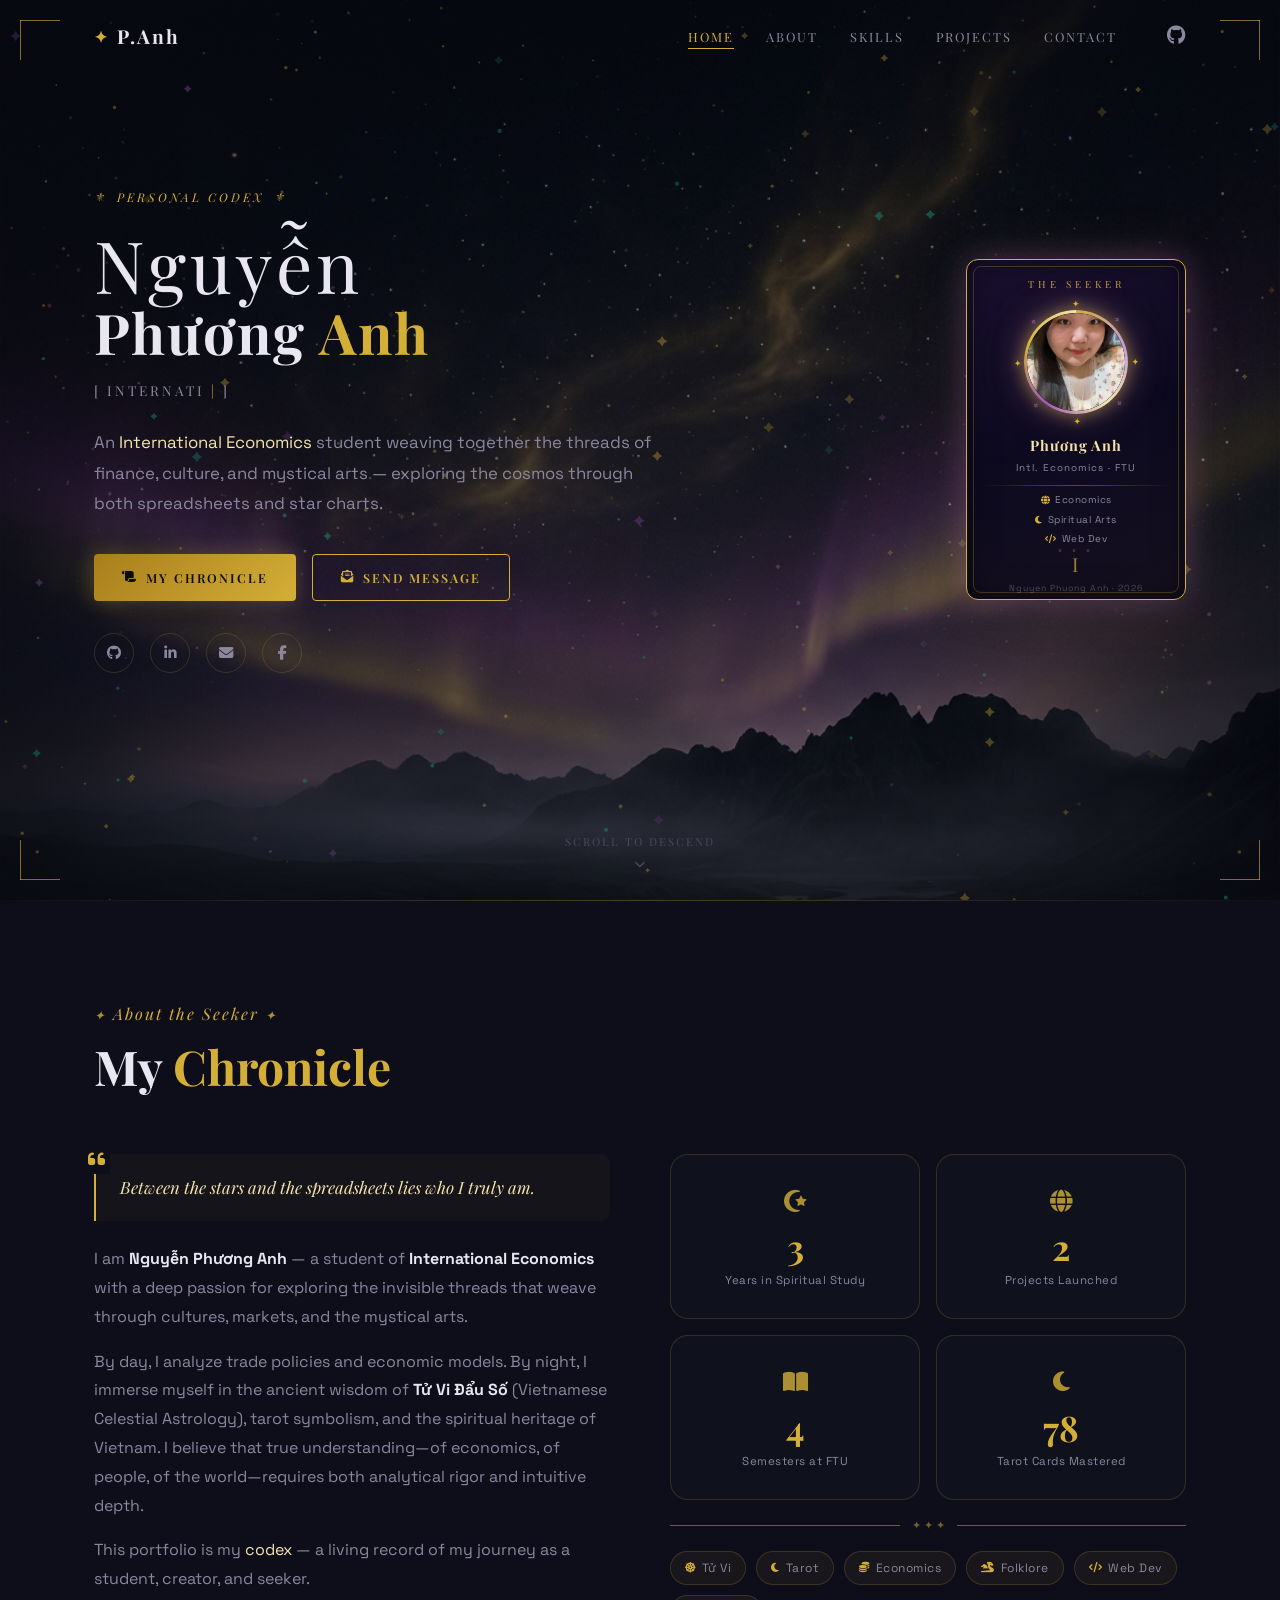
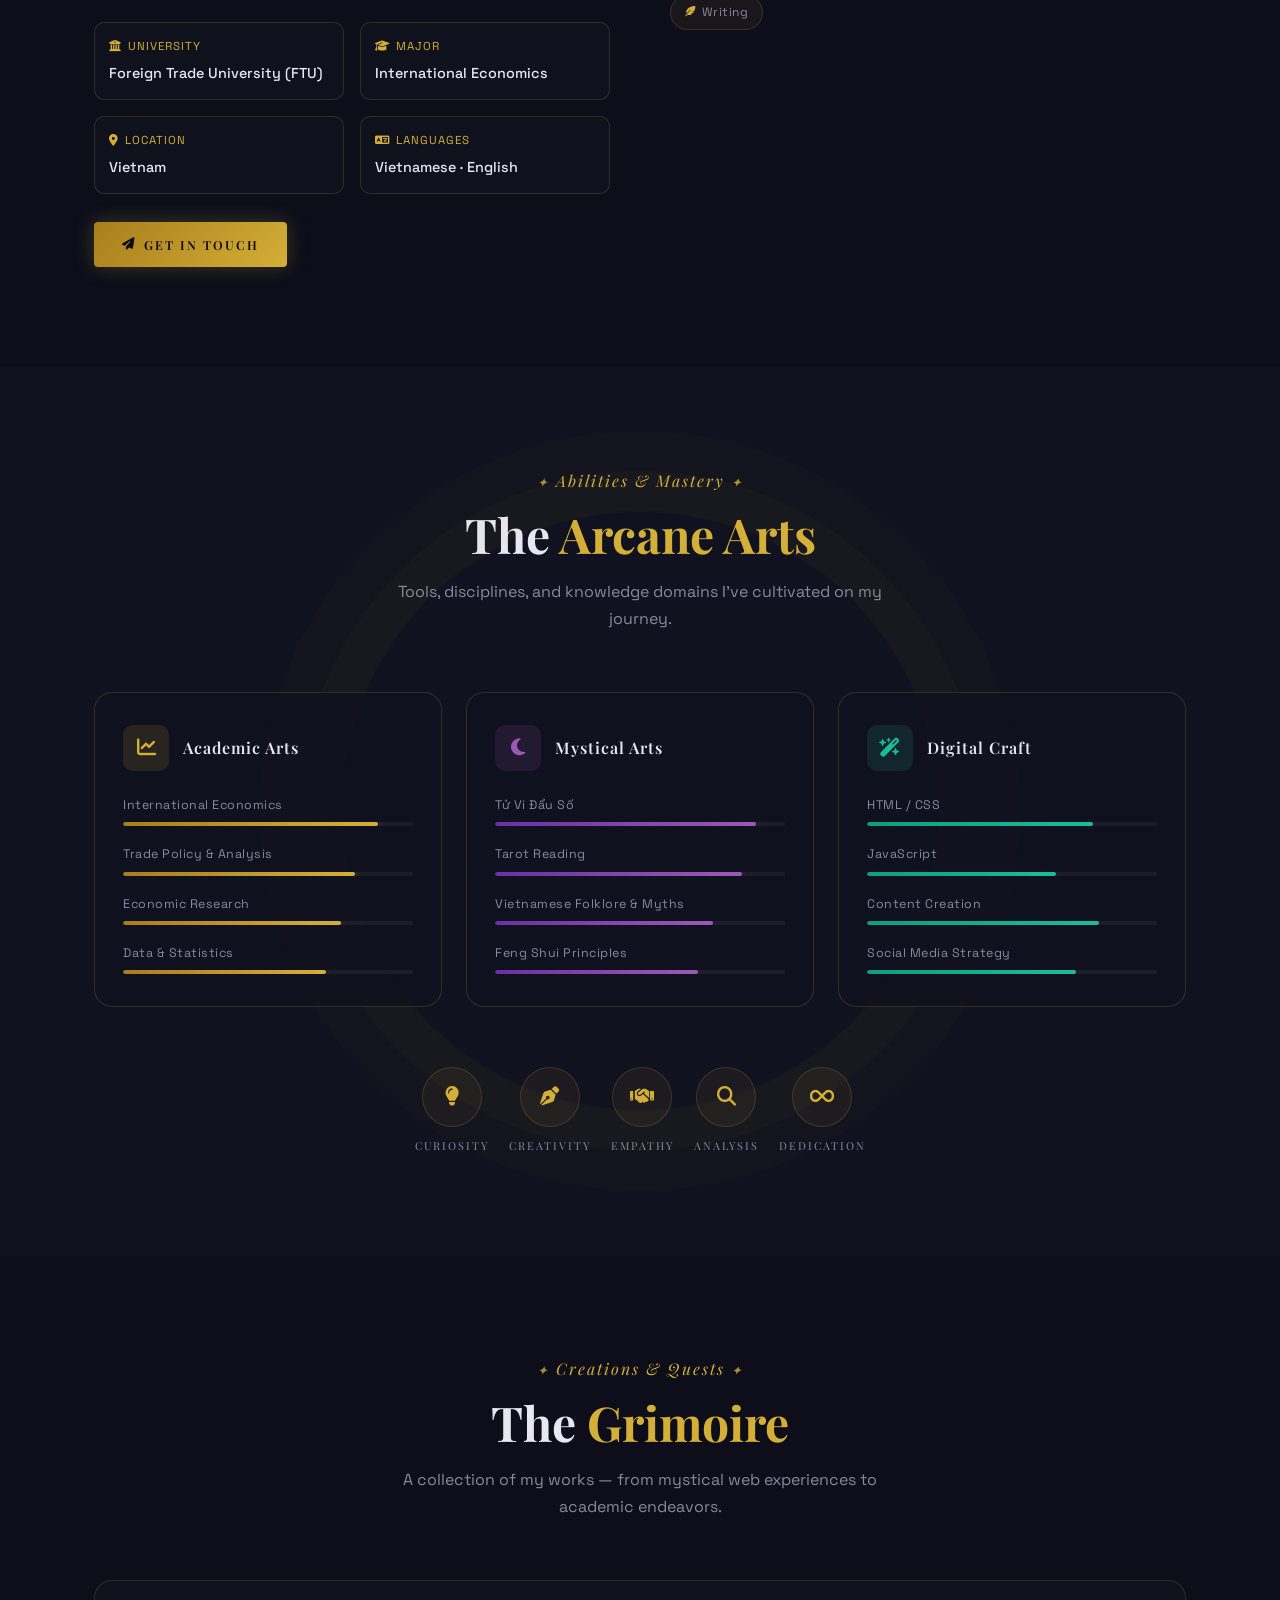
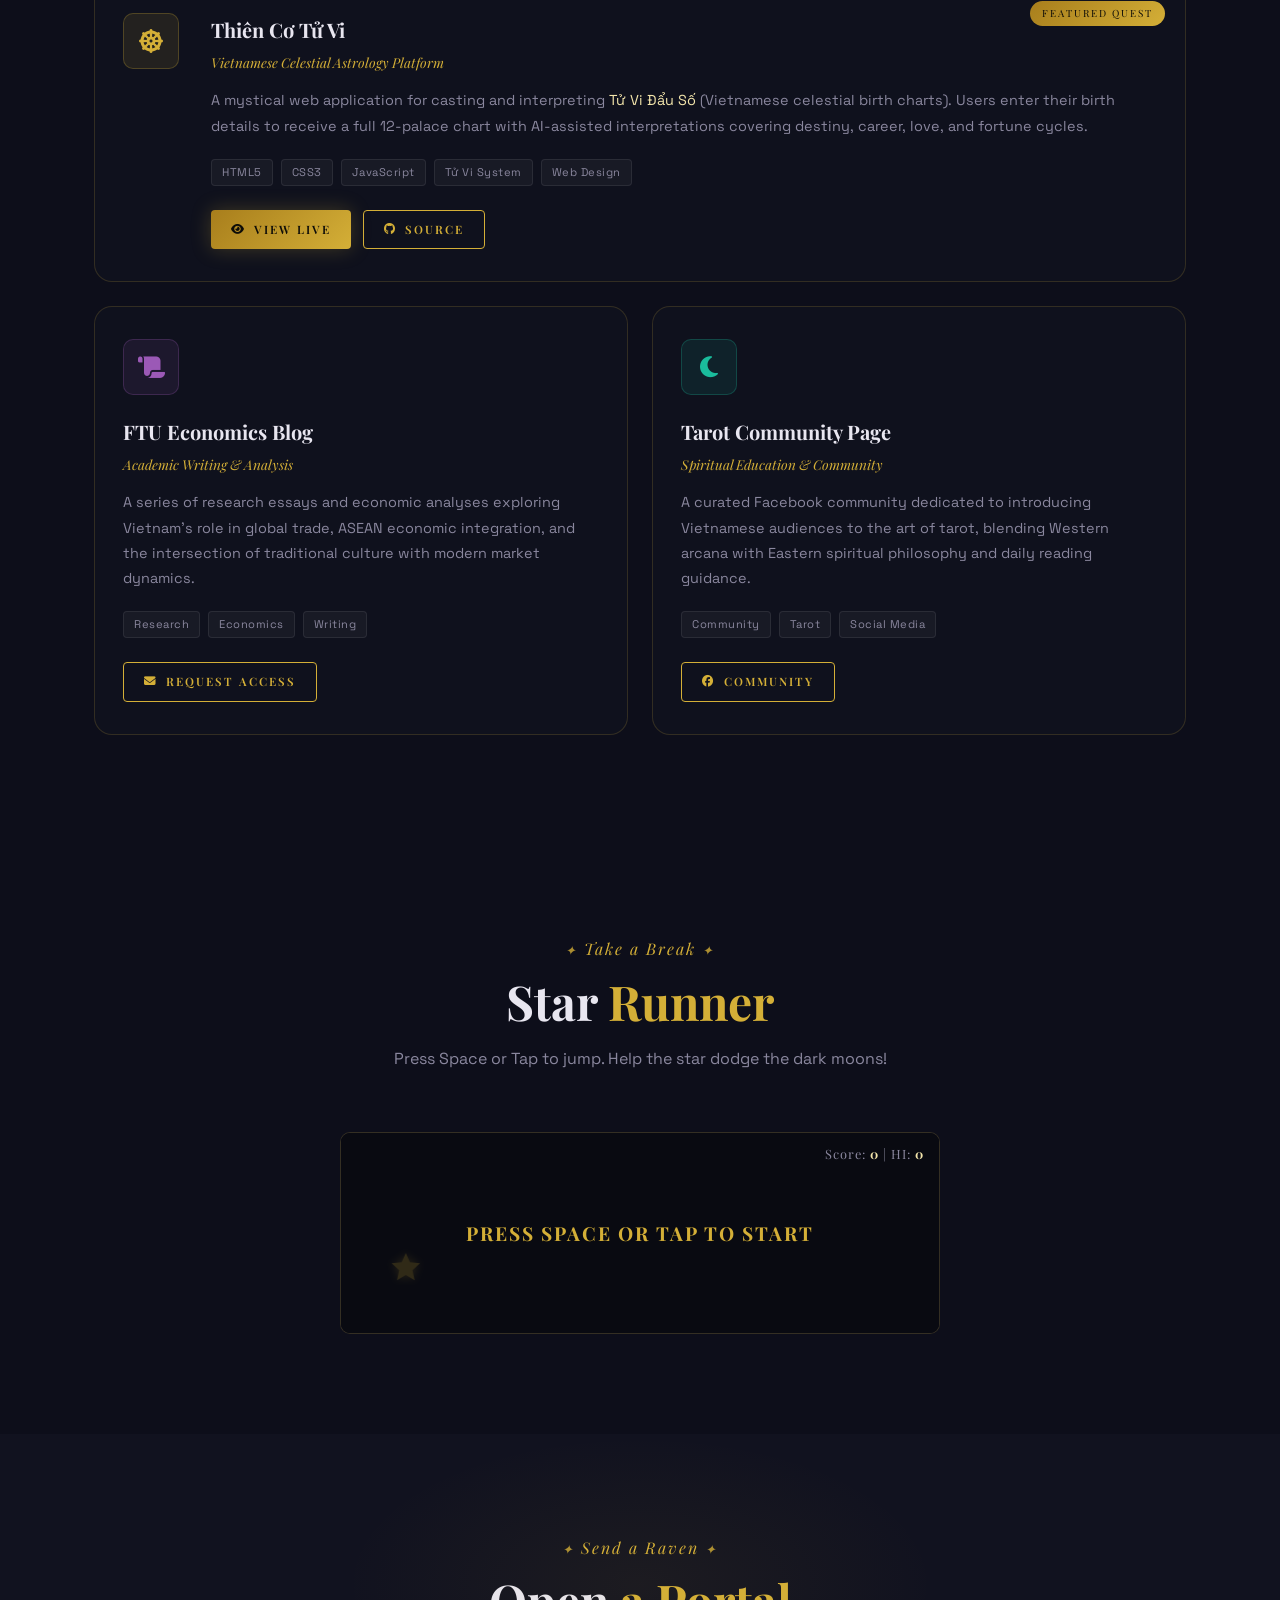
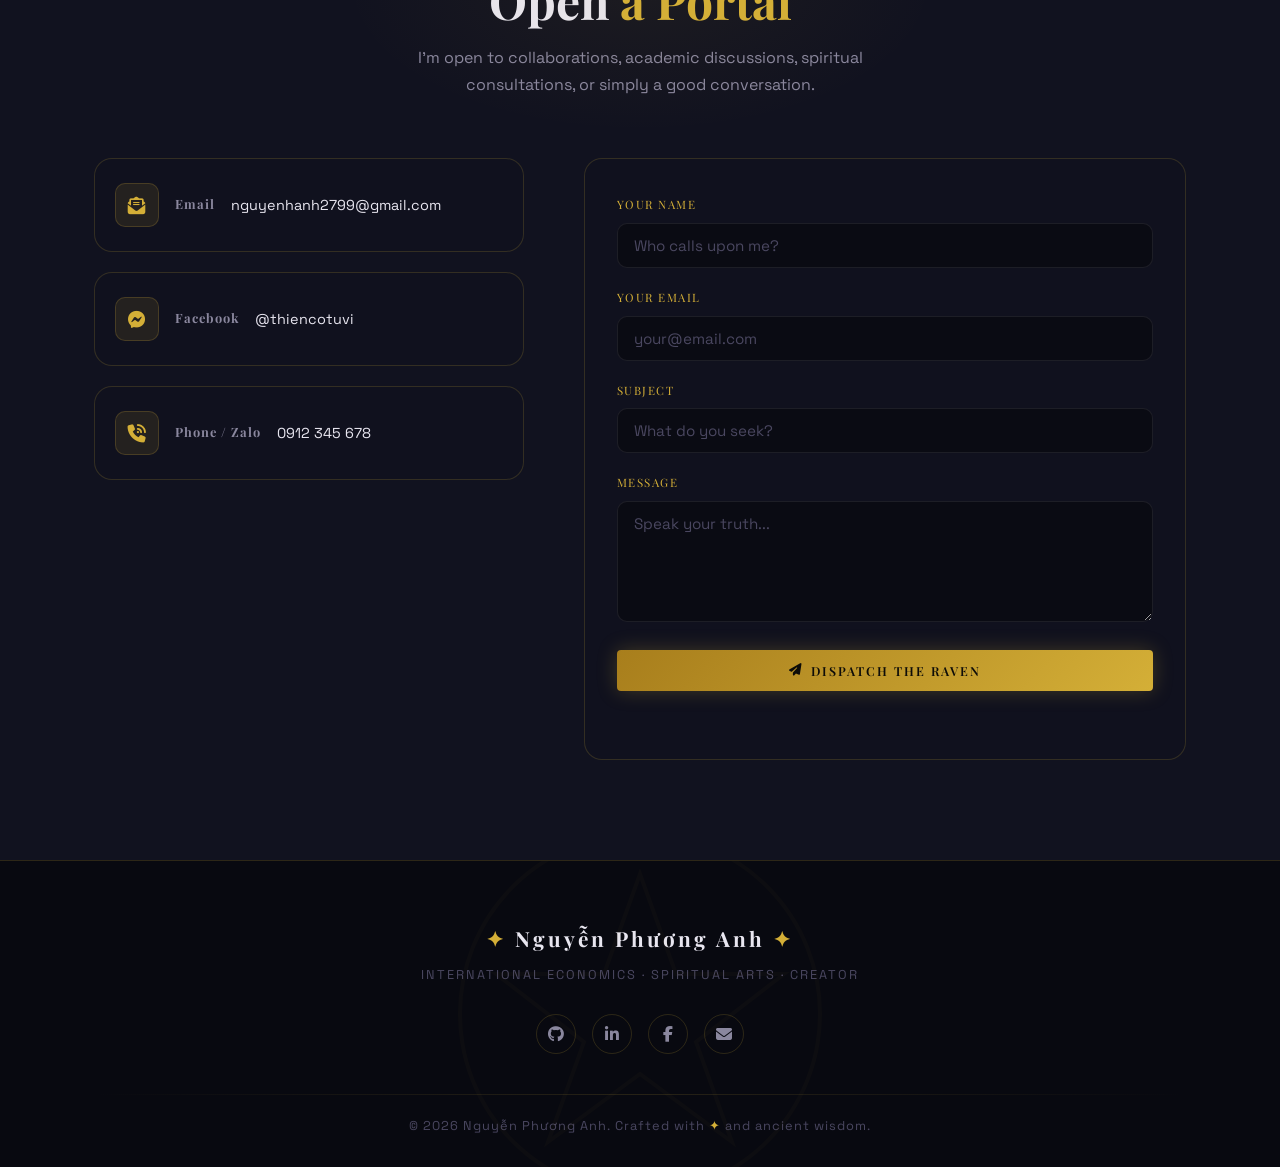
<file: index.html>
<!DOCTYPE html>
<html lang="en">
<head>
  <meta charset="UTF-8" />
  <meta name="viewport" content="width=device-width, initial-scale=1.0" />
  <title>Nguyễn Phương Anh — Portfolio</title>
  <meta name="description" content="Personal portfolio of Nguyễn Phương Anh — International Economics Student with a passion for spiritual arts, cultural projects, and web creation." />
  <meta name="keywords" content="Nguyễn Phương Anh, portfolio, international economics, FTU, web developer, Vietnamese" />
  <meta name="author" content="Nguyễn Phương Anh" />

  <!-- Open Graph -->
  <meta property="og:title" content="Nguyễn Phương Anh — Portfolio" />
  <meta property="og:description" content="International Economics Student | Spiritual Arts Enthusiast | Creator" />
  <meta property="og:type" content="website" />

  <!-- Google Fonts -->
  <link rel="preconnect" href="https://fonts.googleapis.com" />
  <link rel="preconnect" href="https://fonts.gstatic.com" crossorigin />
  <link href="https://fonts.googleapis.com/css2?family=Playfair+Display:ital,wght@0,400;0,500;0,600;0,700;1,400;1,600&family=Space+Grotesk:wght@300;400;500;600&display=swap" rel="stylesheet" />

  <!-- Font Awesome -->
  <link rel="stylesheet" href="https://cdnjs.cloudflare.com/ajax/libs/font-awesome/6.5.1/css/all.min.css" crossorigin="anonymous" referrerpolicy="no-referrer" />

  <!-- Stylesheet -->
  <link rel="stylesheet" href="portfolio.css" />
</head>
<body>

  <!-- ============================================================
       PRELOADER
       ============================================================ -->
  <div class="pf-preloader" id="pf-preloader">
    <div class="pf-preloader__inner">
      <div class="pf-rune-ring">
        <svg viewBox="0 0 200 200" class="pf-rune-svg">
          <circle cx="100" cy="100" r="90" class="pf-rune-circle" />
          <circle cx="100" cy="100" r="70" class="pf-rune-circle pf-rune-circle--inner" />
          <!-- Rune marks -->
          <g class="pf-rune-marks">
            <line x1="100" y1="10" x2="100" y2="30" />
            <line x1="100" y1="170" x2="100" y2="190" />
            <line x1="10" y1="100" x2="30" y2="100" />
            <line x1="170" y1="100" x2="190" y2="100" />
            <line x1="27" y1="27" x2="42" y2="42" />
            <line x1="158" y1="158" x2="173" y2="173" />
            <line x1="173" y1="27" x2="158" y2="42" />
            <line x1="27" y1="173" x2="42" y2="158" />
          </g>
          <!-- Inner star -->
          <polygon class="pf-rune-star" points="100,60 112,90 145,90 120,110 130,140 100,122 70,140 80,110 55,90 88,90" />
        </svg>
      </div>
      <p class="pf-preloader__text">Entering the Realm...</p>
    </div>
  </div>

  <!-- ============================================================
       PARTICLES / FLOATING RUNES CANVAS
       ============================================================ -->
  <canvas id="pf-particles" class="pf-particles"></canvas>

  <!-- ============================================================
       NAVIGATION
       ============================================================ -->
  <nav class="pf-nav" id="pf-nav">
    <div class="pf-nav__container">
      <a href="#pf-hero" class="pf-nav__logo" id="pf-nav-logo">
        <span class="pf-nav__logo-symbol">✦</span>
        <span>P.Anh</span>
      </a>

      <ul class="pf-nav__menu" id="pf-nav-menu">
        <li><a href="#pf-hero"    class="pf-nav__link pf-nav__link--active" data-section="pf-hero">Home</a></li>
        <li><a href="#pf-about"   class="pf-nav__link" data-section="pf-about">About</a></li>
        <li><a href="#pf-skills"  class="pf-nav__link" data-section="pf-skills">Skills</a></li>
        <li><a href="#pf-project" class="pf-nav__link" data-section="pf-project">Projects</a></li>
        <li><a href="#pf-contact" class="pf-nav__link" data-section="pf-contact">Contact</a></li>
      </ul>

      <a href="https://github.com/chickibumbum" target="_blank" rel="noopener" class="pf-nav__github" id="pf-nav-github" aria-label="GitHub Profile">
        <i class="fa-brands fa-github"></i>
      </a>

      <button class="pf-nav__toggle" id="pf-nav-toggle" aria-label="Toggle navigation" aria-expanded="false">
        <span></span><span></span><span></span>
      </button>
    </div>
  </nav>

  <main>

    <!-- ============================================================
         HERO SECTION
         ============================================================ -->
    <section class="pf-hero pf-section" id="pf-hero">
      <div class="pf-hero__bg" aria-hidden="true">
        <img src="portfolio_hero_bg.png" alt="" class="pf-hero__bg-img" />
        <div class="pf-hero__bg-overlay"></div>
        <div class="pf-hero__bg-vignette"></div>
      </div>

      <!-- Decorative corners -->
      <div class="pf-corner pf-corner--tl" aria-hidden="true"></div>
      <div class="pf-corner pf-corner--tr" aria-hidden="true"></div>
      <div class="pf-corner pf-corner--bl" aria-hidden="true"></div>
      <div class="pf-corner pf-corner--br" aria-hidden="true"></div>

      <div class="pf-hero__container pf-container">
        <div class="pf-hero__content">
          <div class="pf-hero__eyebrow">
            <span class="pf-rune-deco">⚜</span>
            <span class="pf-hero__eyebrow-text">Personal Codex</span>
            <span class="pf-rune-deco">⚜</span>
          </div>

          <h1 class="pf-hero__name">
            <span class="pf-hero__name-line1">Nguyễn</span>
            <span class="pf-hero__name-line2">Phương <span class="pf-gold">Anh</span></span>
          </h1>

          <div class="pf-hero__role" id="pf-typed-role">
            <span class="pf-hero__role-prefix">[ </span>
            <span class="pf-hero__role-text" id="pf-typed-text"></span>
            <span class="pf-hero__role-cursor">|</span>
            <span class="pf-hero__role-prefix"> ]</span>
          </div>

          <p class="pf-hero__tagline">
            An <em>International Economics</em> student weaving together the threads of finance, culture, and mystical arts — exploring the cosmos through both spreadsheets and star charts.
          </p>

          <div class="pf-hero__cta">
            <a href="#pf-about" class="pf-btn pf-btn--primary" id="pf-hero-cta1">
              <i class="fa-solid fa-scroll"></i> My Chronicle
            </a>
            <a href="#pf-contact" class="pf-btn pf-btn--ghost" id="pf-hero-cta2">
              <i class="fa-solid fa-envelope-open-text"></i> Send Message
            </a>
          </div>

          <div class="pf-hero__social">
            <a href="https://github.com/chickibumbum" target="_blank" rel="noopener" class="pf-hero__social-link" id="pf-social-github" aria-label="GitHub">
              <i class="fa-brands fa-github"></i>
            </a>
            <a href="https://www.linkedin.com/" target="_blank" rel="noopener" class="pf-hero__social-link" id="pf-social-linkedin" aria-label="LinkedIn">
              <i class="fa-brands fa-linkedin-in"></i>
            </a>
            <a href="mailto:nguyenhanh2799@gmail.com" class="pf-hero__social-link" id="pf-social-email" aria-label="Email">
              <i class="fa-solid fa-envelope"></i>
            </a>
            <a href="https://www.facebook.com/thiencotuvi" target="_blank" rel="noopener" class="pf-hero__social-link" id="pf-social-fb" aria-label="Facebook">
              <i class="fa-brands fa-facebook-f"></i>
            </a>
          </div>
        </div>

        <!-- Tarot card floating aside -->
        <div class="pf-hero__card-wrap" aria-hidden="true">
          <div class="pf-tarot-card" id="pf-tarot-card">
            <div class="pf-tarot-card__inner">
              <div class="pf-tarot-card__front">
                <div class="pf-tarot-card__header">The Seeker</div>
                <div class="pf-tarot-card__symbol">
                  <div class="pf-avatar-frame">
                    <div class="pf-avatar-circle">
                      <img src="avatar.jpg" alt="Nguyễn Phương Anh" class="pf-avatar-img" />
                    </div>
                  </div>
                  <div class="pf-avatar-orbit" aria-hidden="true">
                    <span class="pf-avatar-spark" style="--i:0">✦</span>
                    <span class="pf-avatar-spark" style="--i:1">✧</span>
                    <span class="pf-avatar-spark" style="--i:2">✦</span>
                    <span class="pf-avatar-spark" style="--i:3">✧</span>
                    <span class="pf-avatar-spark" style="--i:4">✦</span>
                    <span class="pf-avatar-spark" style="--i:5">✧</span>
                    <span class="pf-avatar-spark" style="--i:6">✦</span>
                    <span class="pf-avatar-spark" style="--i:7">✧</span>
                  </div>
                </div>
                <div class="pf-tarot-card__body">
                  <p class="pf-tarot-card__name">Phương Anh</p>
                  <p class="pf-tarot-card__title">Intl. Economics · FTU</p>
                  <div class="pf-tarot-card__divider"></div>
                  <div class="pf-tarot-card__attrs">
                    <span><i class="fa-solid fa-globe"></i> Economics</span>
                    <span><i class="fa-solid fa-moon"></i> Spiritual Arts</span>
                    <span><i class="fa-solid fa-code"></i> Web Dev</span>
                  </div>
                </div>
                <div class="pf-tarot-card__number">I</div>
                <div class="pf-tarot-card__footer">Nguyen Phuong Anh · 2026</div>
              </div>
            </div>
          </div>
        </div>
      </div>

      <div class="pf-hero__scroll-hint" aria-hidden="true">
        <span>Scroll to descend</span>
        <i class="fa-solid fa-chevron-down pf-bounce"></i>
      </div>
    </section>

    <!-- ============================================================
         ABOUT SECTION
         ============================================================ -->
    <section class="pf-about pf-section" id="pf-about">
      <div class="pf-about__arcane-line" aria-hidden="true"></div>
      <div class="pf-container">
        <div class="pf-section-header">
          <p class="pf-section-eyebrow">
            <span class="pf-rune-deco">✦</span> About the Seeker <span class="pf-rune-deco">✦</span>
          </p>
          <h2 class="pf-section-title">My <span class="pf-gold">Chronicle</span></h2>
        </div>

        <div class="pf-about__grid">
          <div class="pf-about__text pf-reveal">
            <div class="pf-about__quote">
              <i class="fa-solid fa-quote-left"></i>
              <blockquote>Between the stars and the spreadsheets lies who I truly am.</blockquote>
            </div>
            <p>
              I am <strong>Nguyễn Phương Anh</strong> — a student of <strong>International Economics</strong> with a deep passion for exploring the invisible threads that weave through cultures, markets, and the mystical arts.
            </p>
            <p>
              By day, I analyze trade policies and economic models. By night, I immerse myself in the ancient wisdom of <strong>Tử Vi Đẩu Số</strong> (Vietnamese Celestial Astrology), tarot symbolism, and the spiritual heritage of Vietnam. I believe that true understanding—of economics, of people, of the world—requires both analytical rigor and intuitive depth.
            </p>
            <p>
              This portfolio is my <em>codex</em> — a living record of my journey as a student, creator, and seeker.
            </p>

            <div class="pf-about__info-grid">
              <div class="pf-about__info-item">
                <span class="pf-about__info-label"><i class="fa-solid fa-university"></i> University</span>
                <span class="pf-about__info-value">Foreign Trade University (FTU)</span>
              </div>
              <div class="pf-about__info-item">
                <span class="pf-about__info-label"><i class="fa-solid fa-graduation-cap"></i> Major</span>
                <span class="pf-about__info-value">International Economics</span>
              </div>
              <div class="pf-about__info-item">
                <span class="pf-about__info-label"><i class="fa-solid fa-location-dot"></i> Location</span>
                <span class="pf-about__info-value">Vietnam</span>
              </div>
              <div class="pf-about__info-item">
                <span class="pf-about__info-label"><i class="fa-solid fa-language"></i> Languages</span>
                <span class="pf-about__info-value">Vietnamese · English</span>
              </div>
            </div>

            <a href="#pf-contact" class="pf-btn pf-btn--primary" id="pf-about-cta">
              <i class="fa-solid fa-paper-plane"></i> Get in Touch
            </a>
          </div>

          <!-- Stat cards -->
          <div class="pf-about__stats pf-reveal pf-reveal--delay">
            <div class="pf-stat-card" id="pf-stat-1">
              <div class="pf-stat-card__icon"><i class="fa-solid fa-star-and-crescent"></i></div>
              <div class="pf-stat-card__num pf-count" data-target="3">0</div>
              <div class="pf-stat-card__label">Years in Spiritual Study</div>
            </div>
            <div class="pf-stat-card" id="pf-stat-2">
              <div class="pf-stat-card__icon"><i class="fa-solid fa-globe"></i></div>
              <div class="pf-stat-card__num pf-count" data-target="2">0</div>
              <div class="pf-stat-card__label">Projects Launched</div>
            </div>
            <div class="pf-stat-card" id="pf-stat-3">
              <div class="pf-stat-card__icon"><i class="fa-solid fa-book-open"></i></div>
              <div class="pf-stat-card__num pf-count" data-target="4">0</div>
              <div class="pf-stat-card__label">Semesters at FTU</div>
            </div>
            <div class="pf-stat-card" id="pf-stat-4">
              <div class="pf-stat-card__icon"><i class="fa-solid fa-moon"></i></div>
              <div class="pf-stat-card__num pf-count" data-target="78">0</div>
              <div class="pf-stat-card__label">Tarot Cards Mastered</div>
            </div>

            <!-- Ornamental divider -->
            <div class="pf-about__ornament" aria-hidden="true">
              <div class="pf-about__ornament-line"></div>
              <span>✦ ✦ ✦</span>
              <div class="pf-about__ornament-line"></div>
            </div>

            <!-- Zodiac / interest badges -->
            <div class="pf-about__badges">
              <span class="pf-badge"><i class="fa-solid fa-dharmachakra"></i> Tử Vi</span>
              <span class="pf-badge"><i class="fa-solid fa-moon"></i> Tarot</span>
              <span class="pf-badge"><i class="fa-solid fa-coins"></i> Economics</span>
              <span class="pf-badge"><i class="fa-solid fa-dragon"></i> Folklore</span>
              <span class="pf-badge"><i class="fa-solid fa-code"></i> Web Dev</span>
              <span class="pf-badge"><i class="fa-solid fa-feather-pointed"></i> Writing</span>
            </div>
          </div>
        </div>
      </div>
    </section>

    <!-- ============================================================
         SKILLS SECTION
         ============================================================ -->
    <section class="pf-skills pf-section" id="pf-skills">
      <div class="pf-skills__bg-sigil" aria-hidden="true"></div>
      <div class="pf-container">
        <div class="pf-section-header pf-text-center">
          <p class="pf-section-eyebrow">
            <span class="pf-rune-deco">✦</span> Abilities & Mastery <span class="pf-rune-deco">✦</span>
          </p>
          <h2 class="pf-section-title">The <span class="pf-gold">Arcane Arts</span></h2>
          <p class="pf-section-sub">Tools, disciplines, and knowledge domains I've cultivated on my journey.</p>
        </div>

        <div class="pf-skills__grid">

          <!-- Card: Academic Disciplines -->
          <div class="pf-skill-card pf-reveal" id="pf-skill-1">
            <div class="pf-skill-card__glow"></div>
            <div class="pf-skill-card__header">
              <div class="pf-skill-card__icon pf-skill-card__icon--gold">
                <i class="fa-solid fa-chart-line"></i>
              </div>
              <h3 class="pf-skill-card__title">Academic Arts</h3>
            </div>
            <div class="pf-skill-card__bars">
              <div class="pf-skillbar" data-level="88">
                <span class="pf-skillbar__name">International Economics</span>
                <div class="pf-skillbar__track"><div class="pf-skillbar__fill"></div></div>
              </div>
              <div class="pf-skillbar" data-level="80">
                <span class="pf-skillbar__name">Trade Policy & Analysis</span>
                <div class="pf-skillbar__track"><div class="pf-skillbar__fill"></div></div>
              </div>
              <div class="pf-skillbar" data-level="75">
                <span class="pf-skillbar__name">Economic Research</span>
                <div class="pf-skillbar__track"><div class="pf-skillbar__fill"></div></div>
              </div>
              <div class="pf-skillbar" data-level="70">
                <span class="pf-skillbar__name">Data & Statistics</span>
                <div class="pf-skillbar__track"><div class="pf-skillbar__fill"></div></div>
              </div>
            </div>
          </div>

          <!-- Card: Spiritual Arts -->
          <div class="pf-skill-card pf-reveal pf-reveal--delay" id="pf-skill-2">
            <div class="pf-skill-card__glow pf-skill-card__glow--purple"></div>
            <div class="pf-skill-card__header">
              <div class="pf-skill-card__icon pf-skill-card__icon--purple">
                <i class="fa-solid fa-moon"></i>
              </div>
              <h3 class="pf-skill-card__title">Mystical Arts</h3>
            </div>
            <div class="pf-skill-card__bars">
              <div class="pf-skillbar pf-skillbar--purple" data-level="90">
                <span class="pf-skillbar__name">Tử Vi Đẩu Số</span>
                <div class="pf-skillbar__track"><div class="pf-skillbar__fill"></div></div>
              </div>
              <div class="pf-skillbar pf-skillbar--purple" data-level="85">
                <span class="pf-skillbar__name">Tarot Reading</span>
                <div class="pf-skillbar__track"><div class="pf-skillbar__fill"></div></div>
              </div>
              <div class="pf-skillbar pf-skillbar--purple" data-level="75">
                <span class="pf-skillbar__name">Vietnamese Folklore & Myths</span>
                <div class="pf-skillbar__track"><div class="pf-skillbar__fill"></div></div>
              </div>
              <div class="pf-skillbar pf-skillbar--purple" data-level="70">
                <span class="pf-skillbar__name">Feng Shui Principles</span>
                <div class="pf-skillbar__track"><div class="pf-skillbar__fill"></div></div>
              </div>
            </div>
          </div>

          <!-- Card: Digital & Creative -->
          <div class="pf-skill-card pf-reveal pf-reveal--delay2" id="pf-skill-3">
            <div class="pf-skill-card__glow pf-skill-card__glow--teal"></div>
            <div class="pf-skill-card__header">
              <div class="pf-skill-card__icon pf-skill-card__icon--teal">
                <i class="fa-solid fa-wand-magic-sparkles"></i>
              </div>
              <h3 class="pf-skill-card__title">Digital Craft</h3>
            </div>
            <div class="pf-skill-card__bars">
              <div class="pf-skillbar pf-skillbar--teal" data-level="78">
                <span class="pf-skillbar__name">HTML / CSS</span>
                <div class="pf-skillbar__track"><div class="pf-skillbar__fill"></div></div>
              </div>
              <div class="pf-skillbar pf-skillbar--teal" data-level="65">
                <span class="pf-skillbar__name">JavaScript</span>
                <div class="pf-skillbar__track"><div class="pf-skillbar__fill"></div></div>
              </div>
              <div class="pf-skillbar pf-skillbar--teal" data-level="80">
                <span class="pf-skillbar__name">Content Creation</span>
                <div class="pf-skillbar__track"><div class="pf-skillbar__fill"></div></div>
              </div>
              <div class="pf-skillbar pf-skillbar--teal" data-level="72">
                <span class="pf-skillbar__name">Social Media Strategy</span>
                <div class="pf-skillbar__track"><div class="pf-skillbar__fill"></div></div>
              </div>
            </div>
          </div>

        </div>

        <!-- Attribute runes row -->
        <div class="pf-attribute-row pf-reveal">
          <div class="pf-attribute" id="pf-attr-1">
            <div class="pf-attribute__icon"><i class="fa-solid fa-lightbulb"></i></div>
            <div class="pf-attribute__label">Curiosity</div>
          </div>
          <div class="pf-attribute" id="pf-attr-2">
            <div class="pf-attribute__icon"><i class="fa-solid fa-pen-nib"></i></div>
            <div class="pf-attribute__label">Creativity</div>
          </div>
          <div class="pf-attribute" id="pf-attr-3">
            <div class="pf-attribute__icon"><i class="fa-solid fa-handshake"></i></div>
            <div class="pf-attribute__label">Empathy</div>
          </div>
          <div class="pf-attribute" id="pf-attr-4">
            <div class="pf-attribute__icon"><i class="fa-solid fa-magnifying-glass"></i></div>
            <div class="pf-attribute__label">Analysis</div>
          </div>
          <div class="pf-attribute" id="pf-attr-5">
            <div class="pf-attribute__icon"><i class="fa-solid fa-infinity"></i></div>
            <div class="pf-attribute__label">Dedication</div>
          </div>
        </div>
      </div>
    </section>

    <!-- ============================================================
         PROJECTS SECTION
         ============================================================ -->
    <section class="pf-project pf-section" id="pf-project">
      <div class="pf-container">
        <div class="pf-section-header pf-text-center">
          <p class="pf-section-eyebrow">
            <span class="pf-rune-deco">✦</span> Creations & Quests <span class="pf-rune-deco">✦</span>
          </p>
          <h2 class="pf-section-title">The <span class="pf-gold">Grimoire</span></h2>
          <p class="pf-section-sub">A collection of my works — from mystical web experiences to academic endeavors.</p>
        </div>

        <div class="pf-project__grid">

          <!-- Featured project -->
          <article class="pf-project-card pf-project-card--featured pf-reveal" id="pf-proj-1">
            <div class="pf-project-card__badge">Featured Quest</div>
            <div class="pf-project-card__glow"></div>
            <div class="pf-project-card__content">
              <div class="pf-project-card__icon-wrap">
                <div class="pf-project-card__icon">
                  <i class="fa-solid fa-dharmachakra"></i>
                </div>
              </div>
              <div class="pf-project-card__body">
                <h3 class="pf-project-card__title">Thiên Cơ Tử Vi</h3>
                <p class="pf-project-card__sub">Vietnamese Celestial Astrology Platform</p>
                <p class="pf-project-card__desc">
                  A mystical web application for casting and interpreting <em>Tử Vi Đẩu Số</em> (Vietnamese celestial birth charts). Users enter their birth details to receive a full 12-palace chart with AI-assisted interpretations covering destiny, career, love, and fortune cycles.
                </p>
                <div class="pf-project-card__tags">
                  <span class="pf-tag">HTML5</span>
                  <span class="pf-tag">CSS3</span>
                  <span class="pf-tag">JavaScript</span>
                  <span class="pf-tag">Tử Vi System</span>
                  <span class="pf-tag">Web Design</span>
                </div>
                <div class="pf-project-card__actions">
                  <a href="tuvi.html" class="pf-btn pf-btn--primary pf-btn--sm" id="pf-proj-1-live" target="_blank">
                    <i class="fa-solid fa-eye"></i> View Live
                  </a>
                  <a href="https://github.com/chickibumbum" class="pf-btn pf-btn--ghost pf-btn--sm" id="pf-proj-1-code" target="_blank" rel="noopener">
                    <i class="fa-brands fa-github"></i> Source
                  </a>
                </div>
              </div>
            </div>
          </article>

          <!-- Project 2 -->
          <article class="pf-project-card pf-reveal pf-reveal--delay" id="pf-proj-2">
            <div class="pf-project-card__glow pf-project-card__glow--purple"></div>
            <div class="pf-project-card__content">
              <div class="pf-project-card__icon-wrap">
                <div class="pf-project-card__icon pf-project-card__icon--purple">
                  <i class="fa-solid fa-scroll"></i>
                </div>
              </div>
              <div class="pf-project-card__body">
                <h3 class="pf-project-card__title">FTU Economics Blog</h3>
                <p class="pf-project-card__sub">Academic Writing & Analysis</p>
                <p class="pf-project-card__desc">
                  A series of research essays and economic analyses exploring Vietnam's role in global trade, ASEAN economic integration, and the intersection of traditional culture with modern market dynamics.
                </p>
                <div class="pf-project-card__tags">
                  <span class="pf-tag">Research</span>
                  <span class="pf-tag">Economics</span>
                  <span class="pf-tag">Writing</span>
                </div>
                <div class="pf-project-card__actions">
                  <a href="#pf-contact" class="pf-btn pf-btn--ghost pf-btn--sm" id="pf-proj-2-contact">
                    <i class="fa-solid fa-envelope"></i> Request Access
                  </a>
                </div>
              </div>
            </div>
          </article>

          <!-- Project 3 -->
          <article class="pf-project-card pf-reveal pf-reveal--delay2" id="pf-proj-3">
            <div class="pf-project-card__glow pf-project-card__glow--teal"></div>
            <div class="pf-project-card__content">
              <div class="pf-project-card__icon-wrap">
                <div class="pf-project-card__icon pf-project-card__icon--teal">
                  <i class="fa-solid fa-moon"></i>
                </div>
              </div>
              <div class="pf-project-card__body">
                <h3 class="pf-project-card__title">Tarot Community Page</h3>
                <p class="pf-project-card__sub">Spiritual Education & Community</p>
                <p class="pf-project-card__desc">
                  A curated Facebook community dedicated to introducing Vietnamese audiences to the art of tarot, blending Western arcana with Eastern spiritual philosophy and daily reading guidance.
                </p>
                <div class="pf-project-card__tags">
                  <span class="pf-tag">Community</span>
                  <span class="pf-tag">Tarot</span>
                  <span class="pf-tag">Social Media</span>
                </div>
                <div class="pf-project-card__actions">
                  <a href="https://www.facebook.com/" class="pf-btn pf-btn--ghost pf-btn--sm" id="pf-proj-3-fb" target="_blank" rel="noopener">
                    <i class="fa-brands fa-facebook"></i> Community
                  </a>
                </div>
              </div>
            </div>
          </article>

        </div>
      </div>
    </section>

    <!-- ============================================================
         MINI GAME SECTION
         ============================================================ -->
    <section class="pf-game pf-section" id="pf-game">
      <div class="pf-container">
        <div class="pf-section-header pf-text-center">
          <p class="pf-section-eyebrow">
            <span class="pf-rune-deco">✦</span> Take a Break <span class="pf-rune-deco">✦</span>
          </p>
          <h2 class="pf-section-title">Star <span class="pf-gold">Runner</span></h2>
          <p class="pf-section-sub">Press Space or Tap to jump. Help the star dodge the dark moons!</p>
        </div>
        
        <div class="pf-game__container">
          <canvas id="pf-game-canvas" width="600" height="200"></canvas>
          <div class="pf-game__overlay" id="pf-game-overlay">
            <h3 id="pf-game-msg">Press Space or Tap to Start</h3>
          </div>
          <div class="pf-game__score">Score: <span id="pf-game-score">0</span> | HI: <span id="pf-game-hi">0</span></div>
        </div>
      </div>
    </section>

    <!-- ============================================================
         CONTACT SECTION
         ============================================================ -->
    <section class="pf-contact pf-section" id="pf-contact">
      <div class="pf-contact__bg-glow" aria-hidden="true"></div>
      <div class="pf-container">
        <div class="pf-section-header pf-text-center">
          <p class="pf-section-eyebrow">
            <span class="pf-rune-deco">✦</span> Send a Raven <span class="pf-rune-deco">✦</span>
          </p>
          <h2 class="pf-section-title">Open <span class="pf-gold">a Portal</span></h2>
          <p class="pf-section-sub">I'm open to collaborations, academic discussions, spiritual consultations, or simply a good conversation.</p>
        </div>

        <div class="pf-contact__grid">
          <div class="pf-contact__info pf-reveal">
            <div class="pf-contact__card" id="pf-contact-email">
              <div class="pf-contact__card-icon"><i class="fa-solid fa-envelope-open-text"></i></div>
              <h4>Email</h4>
              <a href="mailto:nguyenhanh2799@gmail.com">nguyenhanh2799@gmail.com</a>
            </div>
            <div class="pf-contact__card" id="pf-contact-fb">
              <div class="pf-contact__card-icon"><i class="fa-brands fa-facebook-messenger"></i></div>
              <h4>Facebook</h4>
              <a href="https://www.facebook.com/thiencotuvi" target="_blank" rel="noopener">@thiencotuvi</a>
            </div>
            <div class="pf-contact__card" id="pf-contact-phone">
              <div class="pf-contact__card-icon"><i class="fa-solid fa-phone-volume"></i></div>
              <h4>Phone / Zalo</h4>
              <a href="tel:+84912345678">0912 345 678</a>
            </div>
          </div>

          <!-- Contact form -->
          <form class="pf-contact__form pf-reveal pf-reveal--delay" id="pf-contact-form" novalidate>
            <div class="pf-form-group">
              <label for="pf-name">Your Name</label>
              <input type="text" id="pf-name" placeholder="Who calls upon me?" required />
            </div>
            <div class="pf-form-group">
              <label for="pf-email">Your Email</label>
              <input type="email" id="pf-email" placeholder="your@email.com" required />
            </div>
            <div class="pf-form-group">
              <label for="pf-subject">Subject</label>
              <input type="text" id="pf-subject" placeholder="What do you seek?" />
            </div>
            <div class="pf-form-group">
              <label for="pf-message">Message</label>
              <textarea id="pf-message" rows="5" placeholder="Speak your truth..." required></textarea>
            </div>
            <button type="submit" class="pf-btn pf-btn--primary pf-btn--block" id="pf-submit-btn">
              <i class="fa-solid fa-paper-plane"></i> Dispatch the Raven
            </button>
            <p class="pf-form-feedback" id="pf-form-feedback"></p>
          </form>
        </div>
      </div>
    </section>

  </main>

  <!-- ============================================================
       FOOTER
       ============================================================ -->
  <footer class="pf-footer">
    <div class="pf-footer__sigil" aria-hidden="true">
      <svg viewBox="0 0 100 100" class="pf-footer__sigil-svg">
        <circle cx="50" cy="50" r="45" class="pf-footer__sigil-ring"/>
        <polygon class="pf-footer__sigil-star" points="50,15 59,40 86,40 64,57 73,82 50,65 27,82 36,57 14,40 41,40"/>
      </svg>
    </div>
    <div class="pf-container">
      <div class="pf-footer__top">
        <a href="#pf-hero" class="pf-footer__logo">
          <span class="pf-gold">✦</span> Nguyễn Phương Anh <span class="pf-gold">✦</span>
        </a>
        <p class="pf-footer__tagline">International Economics · Spiritual Arts · Creator</p>
        <div class="pf-footer__social">
          <a href="https://github.com/chickibumbum" target="_blank" rel="noopener" aria-label="GitHub"><i class="fa-brands fa-github"></i></a>
          <a href="https://www.linkedin.com/" target="_blank" rel="noopener" aria-label="LinkedIn"><i class="fa-brands fa-linkedin-in"></i></a>
          <a href="https://www.facebook.com/thiencotuvi" target="_blank" rel="noopener" aria-label="Facebook"><i class="fa-brands fa-facebook-f"></i></a>
          <a href="mailto:nguyenhanh2799@gmail.com" aria-label="Email"><i class="fa-solid fa-envelope"></i></a>
        </div>
      </div>
      <div class="pf-footer__bottom">
        <div class="pf-footer__line"></div>
        <p>&copy; 2026 Nguyễn Phương Anh. Crafted with <span class="pf-gold">✦</span> and ancient wisdom.</p>
      </div>
    </div>
  </footer>

  <!-- Back to top button -->
  <button class="pf-back-top" id="pf-back-top" aria-label="Back to top">
    <i class="fa-solid fa-chevron-up"></i>
  </button>

  <script src="portfolio.js"></script>
</body>
</html>
</file>
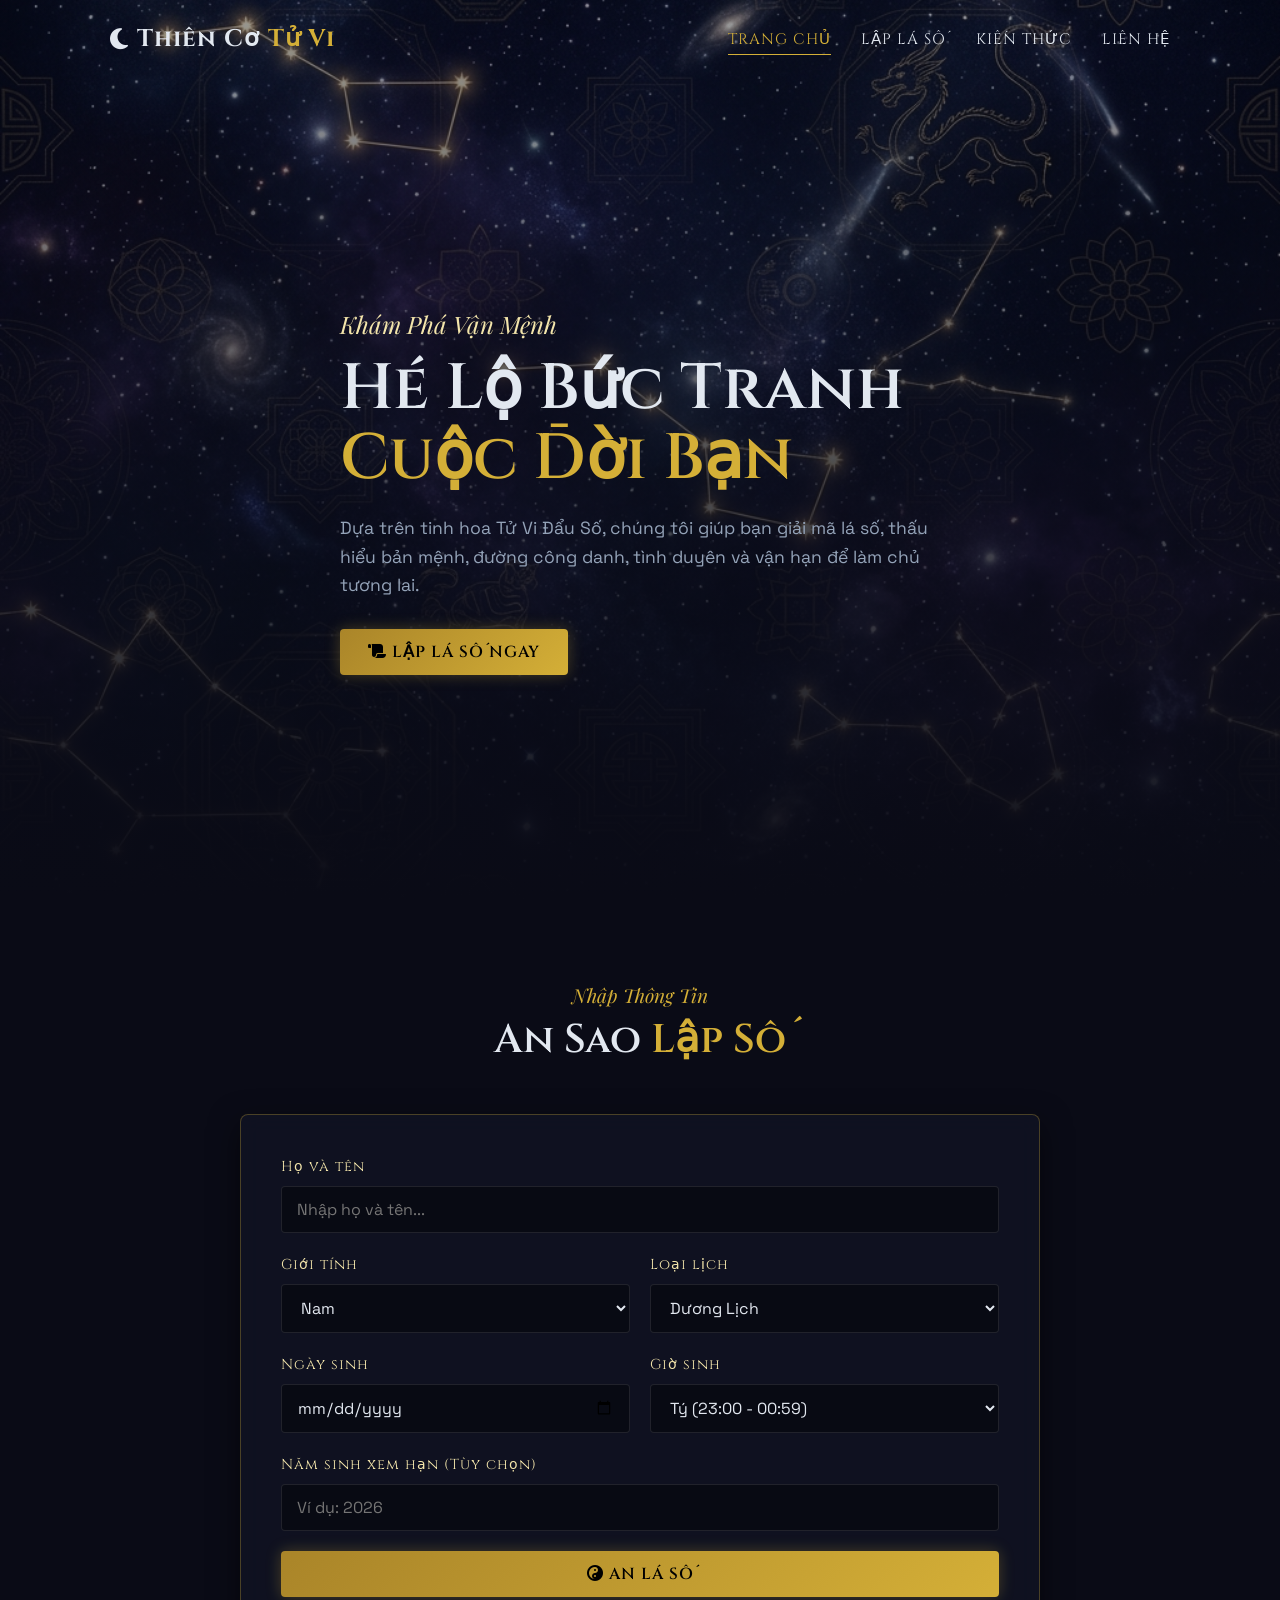
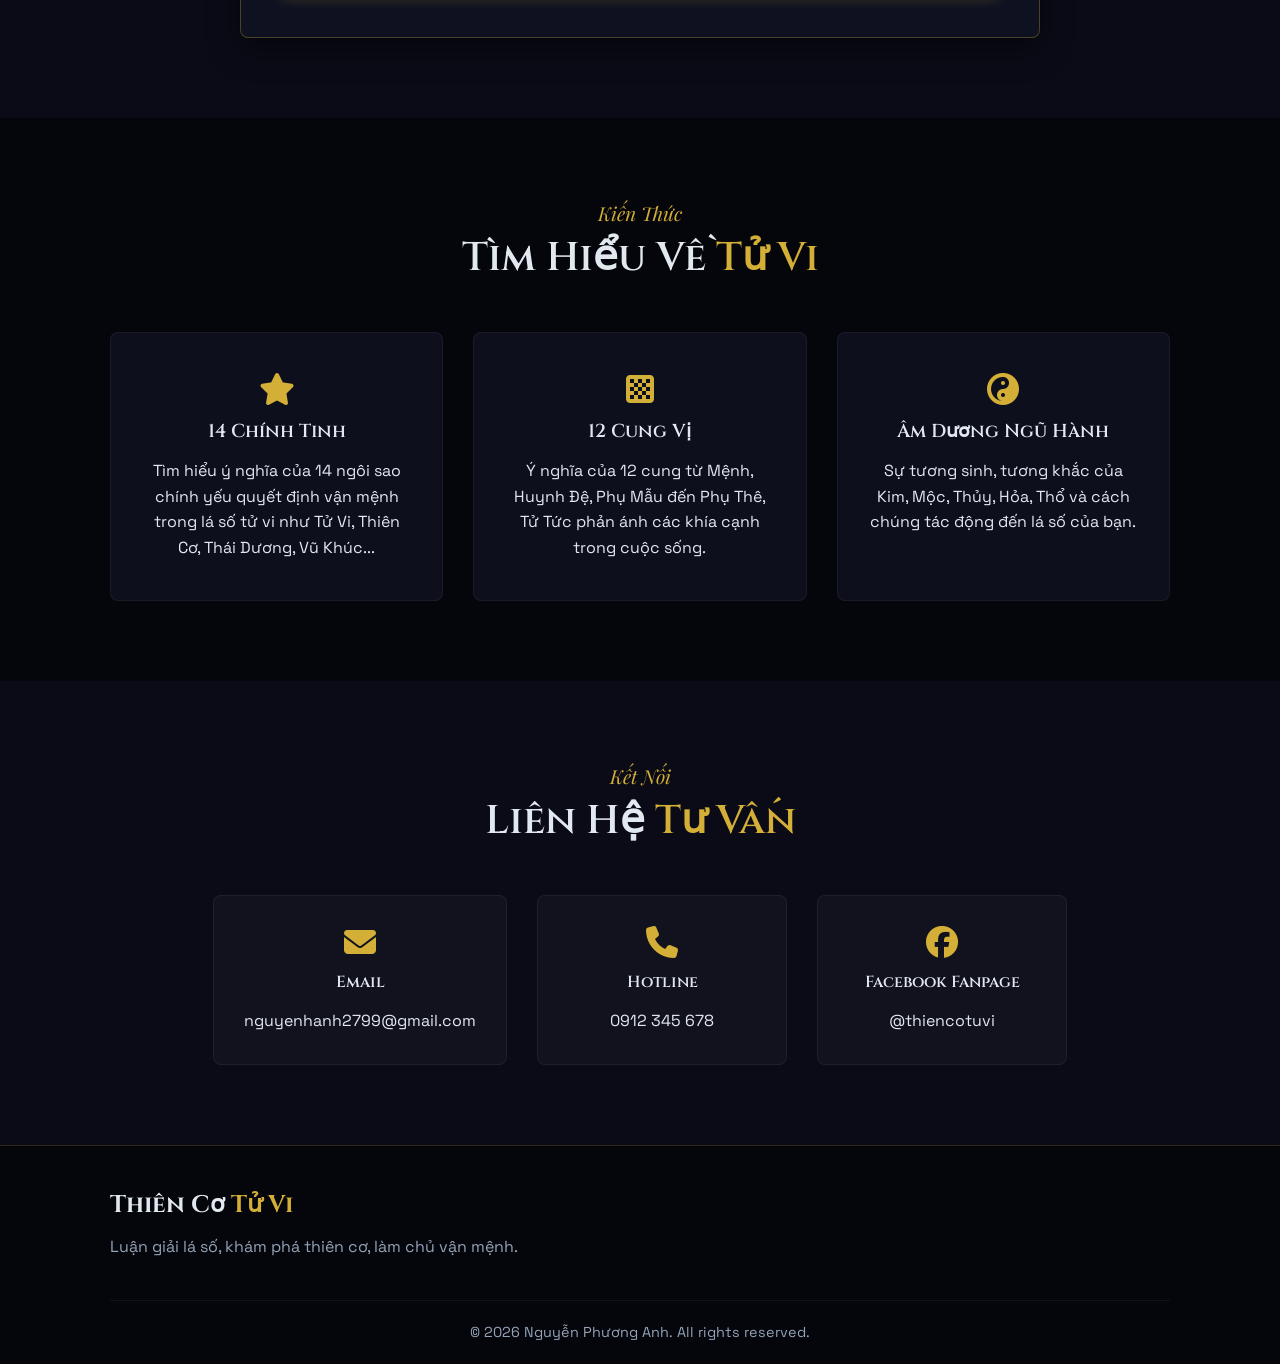
<file: tuvi.html>
<!DOCTYPE html>
<html lang="vi">
<head>
  <meta charset="UTF-8" />
  <meta name="viewport" content="width=device-width, initial-scale=1.0" />
  <title>Thiên Cơ Tử Vi - Lập Lá Số & Giải Đoán</title>
  <meta name="description" content="Thiên Cơ Tử Vi - Trang web lập lá số tử vi và xem tử vi chuyên sâu, khám phá vận mệnh, sự nghiệp và tình duyên." />
  <meta name="keywords" content="tử vi, lá số tử vi, xem tử vi, vận mệnh, bói toán, phong thủy" />
  <meta name="author" content="Nguyễn Phương Anh" />

  <!-- Google Fonts -->
  <link rel="preconnect" href="https://fonts.googleapis.com" />
  <link rel="preconnect" href="https://fonts.gstatic.com" crossorigin />
  <link href="https://fonts.googleapis.com/css2?family=Cinzel:wght@400;500;600;700&family=Playfair+Display:ital,wght@0,400;0,500;0,600;1,400&family=Space+Grotesk:wght@400;500&display=swap" rel="stylesheet" />

  <!-- Font Awesome 6 -->
  <link rel="stylesheet" href="https://cdnjs.cloudflare.com/ajax/libs/font-awesome/6.5.1/css/all.min.css" integrity="sha512-DTOQO9RWCH3ppGqcWaEA1BIZOC6xxalwEsw9c2QQeAIftl+Vegovlnee1c9QX4TctnWMn13TZye+giMm8e2LwA==" crossorigin="anonymous" referrerpolicy="no-referrer" />

  <!-- Stylesheet -->
  <link rel="stylesheet" href="styles.css" />
</head>
<body>

  <!-- ============================================
       PRELOADER
       ============================================ -->
  <div class="preloader" id="preloader">
    <div class="preloader__spinner"></div>
    <p class="preloader__text">Đang kết nối vũ trụ...</p>
  </div>

  <!-- ============================================
       NAVIGATION
       ============================================ -->
  <nav class="navbar" id="navbar">
    <div class="navbar__container">
      <a href="#home" class="navbar__logo" id="nav-logo">
        <i class="fa-solid fa-moon"></i> Thiên Cơ <span class="gold-text">Tử Vi</span>
      </a>

      <ul class="navbar__menu" id="nav-menu">
        <li class="navbar__item"><a href="#home" class="navbar__link active" data-section="home">Trang Chủ</a></li>
        <li class="navbar__item"><a href="#lap-la-so" class="navbar__link" data-section="lap-la-so">Lập Lá Số</a></li>
        <li class="navbar__item"><a href="#kien-thuc" class="navbar__link" data-section="kien-thuc">Kiến Thức</a></li>
        <li class="navbar__item"><a href="#lien-he" class="navbar__link" data-section="lien-he">Liên Hệ</a></li>
      </ul>

      <button class="navbar__toggle" id="nav-toggle" aria-label="Toggle navigation menu" aria-expanded="false">
        <span class="navbar__toggle-bar"></span>
        <span class="navbar__toggle-bar"></span>
        <span class="navbar__toggle-bar"></span>
      </button>
    </div>
  </nav>

  <!-- ============================================
       MAIN CONTENT
       ============================================ -->
  <main>

    <!-- ==========================================
         HERO SECTION
         ========================================== -->
    <section class="hero section" id="home">
      <div class="hero__background"></div>
      <div class="hero__container container">
        <div class="hero__content">
          <p class="hero__greeting">Khám Phá Vận Mệnh</p>
          <h1 class="hero__title">
            Hé Lộ Bức Tranh<br>
            <span class="gold-text">Cuộc Đời Bạn</span>
          </h1>
          <p class="hero__tagline">
            Dựa trên tinh hoa Tử Vi Đẩu Số, chúng tôi giúp bạn giải mã lá số, thấu hiểu bản mệnh, đường công danh, tình duyên và vận hạn để làm chủ tương lai.
          </p>
          <div class="hero__cta">
            <button class="btn btn-primary" id="cta-lap-la-so" onclick="document.getElementById('lap-la-so').scrollIntoView({behavior: 'smooth'})">
              <i class="fa-solid fa-scroll"></i> Lập Lá Số Ngay
            </button>
          </div>
        </div>
      </div>
    </section>

    <!-- ==========================================
         INPUT FORM SECTION (LẬP LÁ SỐ)
         ========================================== -->
    <section class="lap-la-so section" id="lap-la-so">
      <div class="container">
        <header class="section__header text-center">
          <p class="section__subtitle gold-text">Nhập Thông Tin</p>
          <h2 class="section__title">An Sao <span class="gold-text">Lập Số</span></h2>
        </header>

        <div class="form-container">
          <form id="tuvi-form" class="tuvi-form">
            <div class="form-group">
              <label for="fullName">Họ và tên</label>
              <input type="text" id="fullName" placeholder="Nhập họ và tên..." required>
            </div>
            
            <div class="form-row">
              <div class="form-group half">
                <label for="gender">Giới tính</label>
                <select id="gender" required>
                  <option value="male">Nam</option>
                  <option value="female">Nữ</option>
                </select>
              </div>
              <div class="form-group half">
                <label for="calendarType">Loại lịch</label>
                <select id="calendarType" required>
                  <option value="solar">Dương Lịch</option>
                  <option value="lunar">Âm Lịch</option>
                </select>
              </div>
            </div>

            <div class="form-row">
              <div class="form-group half">
                <label for="birthDate">Ngày sinh</label>
                <input type="date" id="birthDate" required>
              </div>
              <div class="form-group half">
                <label for="birthTime">Giờ sinh</label>
                <select id="birthTime" required>
                  <option value="Ty">Tý (23:00 - 00:59)</option>
                  <option value="Suu">Sửu (01:00 - 02:59)</option>
                  <option value="Dan">Dần (03:00 - 04:59)</option>
                  <option value="Mao">Mão (05:00 - 06:59)</option>
                  <option value="Thin">Thìn (07:00 - 08:59)</option>
                  <option value="Ty_am">Tỵ (09:00 - 10:59)</option>
                  <option value="Ngo">Ngọ (11:00 - 12:59)</option>
                  <option value="Mui">Mùi (13:00 - 14:59)</option>
                  <option value="Than">Thân (15:00 - 16:59)</option>
                  <option value="Dau">Dậu (17:00 - 18:59)</option>
                  <option value="Tuat">Tuất (19:00 - 20:59)</option>
                  <option value="Hoi">Hợi (21:00 - 22:59)</option>
                </select>
              </div>
            </div>

            <div class="form-group">
              <label for="birthYear">Năm sinh xem hạn (Tùy chọn)</label>
              <input type="number" id="birthYear" placeholder="Ví dụ: 2026">
            </div>

            <button type="submit" class="btn btn-primary btn-block">
              <i class="fa-solid fa-yin-yang fa-spin-hover"></i> An Lá Số
            </button>
          </form>
        </div>

        <!-- RESULT SECTION (Hidden initially) -->
        <div id="result-section" class="result-section hidden">
          <div class="loading-overlay" id="loading-overlay">
            <div class="mystic-spinner"></div>
            <p>Đang an sao lập số...</p>
          </div>
          
          <div class="result-content hidden" id="result-content">
            <h3 class="result-title">Lá Số Tử Vi: <span id="res-name" class="gold-text"></span></h3>
            <div class="result-info-grid">
              <div class="info-item"><span>Giới tính:</span> <strong id="res-gender"></strong></div>
              <div class="info-item"><span>Ngày sinh:</span> <strong id="res-dob"></strong></div>
              <div class="info-item"><span>Giờ sinh:</span> <strong id="res-time"></strong></div>
              <div class="info-item"><span>Mệnh cục:</span> <strong>Thạch Lựu Mộc (Mộc Mệnh)</strong></div>
              <div class="info-item"><span>Âm dương:</span> <strong>Âm Nam/Nữ</strong></div>
              <div class="info-item"><span>Cục:</span> <strong>Thủy Nhị Cục</strong></div>
            </div>

            <div class="chart-mock">
              <div class="chart-center">
                <h4>THIÊN BÀN</h4>
                <p>Nơi giao thoa của Thiên - Địa - Nhân</p>
                <div class="bagua-icon"><i class="fa-solid fa-dharmachakra"></i></div>
              </div>
              <!-- Mock houses -->
              <div class="house h-ty">Tý<br><small>Huynh Đệ</small></div>
              <div class="house h-suu">Sửu<br><small>Mệnh</small></div>
              <div class="house h-dan">Dần<br><small>Phụ Mẫu</small></div>
              <div class="house h-mao">Mão<br><small>Phúc Đức</small></div>
              <div class="house h-thin">Thìn<br><small>Điền Trạch</small></div>
              <div class="house h-ty-am">Tỵ<br><small>Quan Lộc</small></div>
              <div class="house h-ngo">Ngọ<br><small>Giao Hữu</small></div>
              <div class="house h-mui">Mùi<br><small>Thiên Di</small></div>
              <div class="house h-than">Thân<br><small>Tật Ách</small></div>
              <div class="house h-dau">Dậu<br><small>Tài Bạch</small></div>
              <div class="house h-tuat">Tuất<br><small>Tử Tức</small></div>
              <div class="house h-hoi">Hợi<br><small>Phu Thê</small></div>
            </div>

            <div class="interpretation">
              <h4>Lời Bàn Chung</h4>
              <p>Người mang lá số này có Mệnh Thạch Lựu Mộc, bản tính lương thiện, ôn hòa nhưng bên trong tiềm tàng sức mạnh lớn. Giao thời tuổi trẻ có chút vất vả nhưng về trung vận sẽ phát đạt, đường công danh rộng mở. Chú ý giữ gìn sức khỏe ở độ tuổi trung niên.</p>
              
              <div class="interpretation-tabs">
                <button class="tab-btn active">Mệnh - Thân</button>
                <button class="tab-btn">Công Danh</button>
                <button class="tab-btn">Tình Duyên</button>
              </div>
              <div class="tab-content">
                <p><strong>Cung Mệnh:</strong> Có sao Tử Vi, Thiên Phủ tọa thủ, chủ về sự uy quyền, tài lộc dồi dào. Tính cách có phần gia trưởng hoặc muốn dẫn dắt người khác.</p>
              </div>
            </div>
          </div>
        </div>

      </div>
    </section>

    <!-- ==========================================
         INFO / KNOWLEDGE SECTION
         ========================================== -->
    <section class="kien-thuc section" id="kien-thuc">
      <div class="container">
        <header class="section__header text-center">
          <p class="section__subtitle gold-text">Kiến Thức</p>
          <h2 class="section__title">Tìm Hiểu Về <span class="gold-text">Tử Vi</span></h2>
        </header>

        <div class="cards-grid">
          <div class="info-card">
            <i class="fa-solid fa-star icon-gold"></i>
            <h3>14 Chính Tinh</h3>
            <p>Tìm hiểu ý nghĩa của 14 ngôi sao chính yếu quyết định vận mệnh trong lá số tử vi như Tử Vi, Thiên Cơ, Thái Dương, Vũ Khúc...</p>
          </div>
          <div class="info-card">
            <i class="fa-solid fa-chess-board icon-gold"></i>
            <h3>12 Cung Vị</h3>
            <p>Ý nghĩa của 12 cung từ Mệnh, Huynh Đệ, Phụ Mẫu đến Phụ Thê, Tử Tức phản ánh các khía cạnh trong cuộc sống.</p>
          </div>
          <div class="info-card">
            <i class="fa-solid fa-yin-yang icon-gold"></i>
            <h3>Âm Dương Ngũ Hành</h3>
            <p>Sự tương sinh, tương khắc của Kim, Mộc, Thủy, Hỏa, Thổ và cách chúng tác động đến lá số của bạn.</p>
          </div>
        </div>
      </div>
    </section>

    <!-- ==========================================
         CONTACT SECTION
         ========================================== -->
    <section class="contact section" id="lien-he">
      <div class="container">
        <header class="section__header text-center">
          <p class="section__subtitle gold-text">Kết Nối</p>
          <h2 class="section__title">Liên Hệ <span class="gold-text">Tư Vấn</span></h2>
        </header>

        <div class="contact-info-wrapper">
          <div class="contact-info-card">
             <i class="fa-solid fa-envelope"></i>
             <h4>Email</h4>
             <p>nguyenhanh2799@gmail.com</p>
          </div>
          <div class="contact-info-card">
             <i class="fa-solid fa-phone"></i>
             <h4>Hotline</h4>
             <p>0912 345 678</p>
          </div>
          <div class="contact-info-card">
             <i class="fa-brands fa-facebook"></i>
             <h4>Facebook Fanpage</h4>
             <p>@thiencotuvi</p>
          </div>
        </div>
      </div>
    </section>

  </main>

  <!-- ============================================
       FOOTER
       ============================================ -->
  <footer class="footer">
    <div class="footer__container container">
      <div class="footer__top">
        <div class="footer__brand">
          <a href="#home" class="footer__logo">
            Thiên Cơ <span class="gold-text">Tử Vi</span>
          </a>
          <p>Luận giải lá số, khám phá thiên cơ, làm chủ vận mệnh.</p>
        </div>
      </div>
      <div class="footer__bottom">
        <p>&copy; 2026 Nguyễn Phương Anh. All rights reserved.</p>
      </div>
    </div>
  </footer>

  <script src="script.js"></script>
</body>
</html>
</file>
<file: portfolio.css>
/* ============================================================
   PORTFOLIO CSS — Dark Mystical / Game / Tarot Theme
   Nguyễn Phương Anh — 2026
   ============================================================ */

/* ============================================================
   CSS CUSTOM PROPERTIES
   ============================================================ */
:root {
  /* Core palette */
  --pf-bg:           #080910;
  --pf-bg-2:         #0d0e1a;
  --pf-bg-3:         #11121f;
  --pf-card:         rgba(17, 18, 31, 0.85);
  --pf-glass:        rgba(255, 255, 255, 0.03);
  --pf-border:       rgba(212, 175, 55, 0.18);
  --pf-border-hover: rgba(212, 175, 55, 0.5);

  /* Gold accent */
  --pf-gold:         #d4af37;
  --pf-gold-light:   #f3e5ab;
  --pf-gold-dark:    #a87e1c;
  --pf-gold-glow:    rgba(212, 175, 55, 0.25);

  /* Purple accent */
  --pf-purple:       #9b59b6;
  --pf-purple-light: #c39bd3;
  --pf-purple-glow:  rgba(155, 89, 182, 0.3);

  /* Teal accent */
  --pf-teal:         #1abc9c;
  --pf-teal-glow:    rgba(26, 188, 156, 0.25);

  /* Text */
  --pf-text:         #e8e6f0;
  --pf-text-muted:   #8a879e;
  --pf-text-faint:   #4a4760;

  /* Fonts */
  --pf-font-display: 'Playfair Display', serif;
  --pf-font-heading: 'Playfair Display', serif;
  --pf-font-serif:   'Playfair Display', serif;
  --pf-font-body:    'Space Grotesk', sans-serif;

  /* Spacing */
  --pf-container:    1140px;
  --pf-section-py:   100px;
  --pf-radius:       10px;
  --pf-radius-lg:    18px;
  --pf-transition:   all 0.35s cubic-bezier(0.4, 0, 0.2, 1);
}

/* ============================================================
   RESET & BASE
   ============================================================ */
*, *::before, *::after { margin: 0; padding: 0; box-sizing: border-box; }

html { scroll-behavior: smooth; font-size: 16px; }

body {
  font-family: var(--pf-font-body);
  background-color: var(--pf-bg);
  color: var(--pf-text);
  line-height: 1.7;
  overflow-x: hidden;
  cursor: url('data:image/svg+xml;utf8,<svg xmlns="http://www.w3.org/2000/svg" width="24" height="24" viewBox="0 0 24 24" fill="%23d4af37" stroke="%23ffffff" stroke-width="1" stroke-linecap="round" stroke-linejoin="round"><path d="M12 2l2.5 6.5 6.5 2.5-6.5 2.5-2.5 6.5-2.5-6.5-6.5-2.5 6.5-2.5z"/></svg>') 12 12, auto;
}

/* Scrollbar */
::-webkit-scrollbar { width: 6px; }
::-webkit-scrollbar-track { background: var(--pf-bg); }
::-webkit-scrollbar-thumb { background: var(--pf-gold-dark); border-radius: 3px; }

a { text-decoration: none; color: inherit; transition: var(--pf-transition); cursor: url('data:image/svg+xml;utf8,<svg xmlns="http://www.w3.org/2000/svg" width="28" height="28" viewBox="0 0 24 24" fill="%239b59b6" stroke="%23ffffff" stroke-width="1.5" stroke-linecap="round" stroke-linejoin="round"><path d="M12 2l2.5 6.5 6.5 2.5-6.5 2.5-2.5 6.5-2.5-6.5-6.5-2.5 6.5-2.5z"/></svg>') 14 14, pointer; }
img { max-width: 100%; display: block; }
button { cursor: url('data:image/svg+xml;utf8,<svg xmlns="http://www.w3.org/2000/svg" width="28" height="28" viewBox="0 0 24 24" fill="%239b59b6" stroke="%23ffffff" stroke-width="1.5" stroke-linecap="round" stroke-linejoin="round"><path d="M12 2l2.5 6.5 6.5 2.5-6.5 2.5-2.5 6.5-2.5-6.5-6.5-2.5 6.5-2.5z"/></svg>') 14 14, pointer; font-family: inherit; }

.pf-container {
  max-width: var(--pf-container);
  margin: 0 auto;
  padding: 0 24px;
}

.pf-section { padding: var(--pf-section-py) 0; position: relative; }

.pf-gold { color: var(--pf-gold); }

.pf-text-center { text-align: center; }

/* ============================================================
   PARTICLES CANVAS
   ============================================================ */
.pf-particles {
  position: fixed;
  top: 0; left: 0;
  width: 100%; height: 100%;
  pointer-events: none;
  z-index: 0;
  opacity: 0.55;
}

/* ============================================================
   PRELOADER
   ============================================================ */
.pf-preloader {
  position: fixed;
  inset: 0;
  background: var(--pf-bg);
  display: flex;
  align-items: center;
  justify-content: center;
  z-index: 9999;
  transition: opacity 0.6s ease, visibility 0.6s ease;
}

.pf-preloader.pf-preloader--out {
  opacity: 0;
  visibility: hidden;
}

.pf-preloader__inner {
  display: flex;
  flex-direction: column;
  align-items: center;
  gap: 24px;
}

.pf-rune-ring { width: 120px; height: 120px; animation: pf-spin 6s linear infinite; }

.pf-rune-svg { width: 100%; height: 100%; overflow: visible; }

.pf-rune-circle {
  fill: none;
  stroke: var(--pf-gold);
  stroke-width: 1.5;
  stroke-dasharray: 8 4;
  opacity: 0.7;
}
.pf-rune-circle--inner {
  animation: pf-spin-rev 4s linear infinite;
  transform-origin: 100px 100px;
  stroke-dasharray: 4 8;
}

.pf-rune-marks line {
  stroke: var(--pf-gold);
  stroke-width: 2;
  opacity: 0.8;
}

.pf-rune-star {
  fill: none;
  stroke: var(--pf-gold);
  stroke-width: 1.5;
  filter: drop-shadow(0 0 6px var(--pf-gold));
}

.pf-preloader__text {
  font-family: var(--pf-font-heading);
  color: var(--pf-gold);
  letter-spacing: 3px;
  font-size: 0.9rem;
  text-transform: uppercase;
  animation: pf-pulse 2s ease-in-out infinite;
}

/* ============================================================
   NAVIGATION
   ============================================================ */
.pf-nav {
  position: fixed;
  top: 0; left: 0;
  width: 100%;
  padding: 20px 0;
  z-index: 1000;
  transition: var(--pf-transition);
}

.pf-nav.pf-nav--scrolled {
  background: rgba(8, 9, 16, 0.92);
  backdrop-filter: blur(16px);
  border-bottom: 1px solid var(--pf-border);
  padding: 14px 0;
}

.pf-nav__container {
  max-width: var(--pf-container);
  margin: 0 auto;
  padding: 0 24px;
  display: flex;
  align-items: center;
  gap: 40px;
}

.pf-nav__logo {
  font-family: var(--pf-font-heading);
  font-size: 1.2rem;
  font-weight: 700;
  letter-spacing: 2px;
  display: flex;
  align-items: center;
  gap: 8px;
  color: var(--pf-text);
  white-space: nowrap;
  transition: var(--pf-transition);
}
.pf-nav__logo:hover { color: var(--pf-gold); }
.pf-nav__logo-symbol { color: var(--pf-gold); font-size: 1rem; }

.pf-nav__menu {
  display: flex;
  list-style: none;
  gap: 32px;
  margin-left: auto;
}

.pf-nav__link {
  font-family: var(--pf-font-heading);
  font-size: 0.8rem;
  text-transform: uppercase;
  letter-spacing: 2px;
  color: var(--pf-text-muted);
  position: relative;
  transition: var(--pf-transition);
}
.pf-nav__link::after {
  content: '';
  position: absolute;
  bottom: -4px; left: 0;
  width: 0; height: 1px;
  background: var(--pf-gold);
  transition: width 0.3s ease;
}
.pf-nav__link:hover,
.pf-nav__link--active {
  color: var(--pf-gold);
}
.pf-nav__link:hover::after,
.pf-nav__link--active::after { width: 100%; }

.pf-nav__github {
  color: var(--pf-text-muted);
  font-size: 1.2rem;
  transition: var(--pf-transition);
  margin-left: 10px;
}
.pf-nav__github:hover { color: var(--pf-gold); }

.pf-nav__toggle {
  display: none;
  flex-direction: column;
  gap: 5px;
  background: none;
  border: none;
  padding: 4px;
  margin-left: auto;
}
.pf-nav__toggle span {
  display: block;
  width: 24px; height: 2px;
  background: var(--pf-text);
  transition: var(--pf-transition);
  border-radius: 2px;
}

/* ============================================================
   BUTTONS
   ============================================================ */
.pf-btn {
  display: inline-flex;
  align-items: center;
  gap: 8px;
  padding: 12px 28px;
  font-family: var(--pf-font-heading);
  font-size: 0.78rem;
  font-weight: 600;
  letter-spacing: 2px;
  text-transform: uppercase;
  border: none;
  border-radius: 4px;
  transition: var(--pf-transition);
  position: relative;
  overflow: hidden;
  cursor: pointer;
}
.pf-btn::before {
  content: '';
  position: absolute;
  inset: 0;
  background: rgba(255,255,255,0.06);
  opacity: 0;
  transition: opacity 0.3s;
}
.pf-btn:hover::before { opacity: 1; }
.pf-btn:hover { transform: translateY(-2px); }

.pf-btn--primary {
  background: linear-gradient(135deg, var(--pf-gold-dark), var(--pf-gold));
  color: #0d0c08;
  box-shadow: 0 0 20px var(--pf-gold-glow);
}
.pf-btn--primary:hover { box-shadow: 0 0 35px rgba(212,175,55,0.5); }

.pf-btn--ghost {
  background: transparent;
  color: var(--pf-gold);
  border: 1px solid var(--pf-gold);
}
.pf-btn--ghost:hover { background: rgba(212,175,55,0.08); }

.pf-btn--sm { padding: 9px 20px; font-size: 0.72rem; }

.pf-btn--block { width: 100%; justify-content: center; }

/* ============================================================
   SECTION HEADER
   ============================================================ */
.pf-section-header { margin-bottom: 60px; }

.pf-section-eyebrow {
  font-family: var(--pf-font-serif);
  font-style: italic;
  color: var(--pf-gold);
  font-size: 1rem;
  letter-spacing: 2px;
  display: block;
  margin-bottom: 12px;
}

.pf-section-title {
  font-family: var(--pf-font-heading);
  font-size: clamp(2rem, 4vw, 3rem);
  font-weight: 700;
  line-height: 1.15;
  margin-bottom: 16px;
}

.pf-section-sub {
  color: var(--pf-text-muted);
  font-size: 1rem;
  max-width: 520px;
  margin: 0 auto;
}

.pf-rune-deco { color: var(--pf-gold); font-size: 0.8em; opacity: 0.8; }

/* ============================================================
   DECORATIVE CORNERS
   ============================================================ */
.pf-corner {
  position: absolute;
  width: 60px; height: 60px;
  pointer-events: none;
  z-index: 2;
}
.pf-corner::before,
.pf-corner::after {
  content: '';
  position: absolute;
  background: var(--pf-gold);
  opacity: 0.6;
}
.pf-corner--tl { top: 20px; left: 20px; }
.pf-corner--tr { top: 20px; right: 20px; }
.pf-corner--bl { bottom: 20px; left: 20px; }
.pf-corner--br { bottom: 20px; right: 20px; }

.pf-corner--tl::before, .pf-corner--tr::before,
.pf-corner--bl::before, .pf-corner--br::before { height: 1px; width: 40px; }
.pf-corner--tl::after,  .pf-corner--tr::after,
.pf-corner--bl::after,  .pf-corner--br::after  { width: 1px; height: 40px; }

.pf-corner--tl::before { top: 0; left: 0; }
.pf-corner--tl::after  { top: 0; left: 0; }
.pf-corner--tr::before { top: 0; right: 0; }
.pf-corner--tr::after  { top: 0; right: 0; }
.pf-corner--bl::before { bottom: 0; left: 0; }
.pf-corner--bl::after  { bottom: 0; left: 0; }
.pf-corner--br::before { bottom: 0; right: 0; }
.pf-corner--br::after  { bottom: 0; right: 0; }

/* ============================================================
   HERO SECTION
   ============================================================ */
.pf-hero {
  min-height: 100vh;
  display: flex;
  align-items: center;
  position: relative;
  overflow: hidden;
  padding-top: 80px;
}

.pf-hero__bg {
  position: absolute;
  inset: 0;
  z-index: -1;
}
.pf-hero__bg-img {
  width: 100%; height: 100%;
  object-fit: cover;
  object-position: center center;
  filter: saturate(1.1) brightness(0.82);
}
.pf-hero__bg-overlay {
  position: absolute; inset: 0;
  background: linear-gradient(
    120deg,
    rgba(8,9,16,0.65) 0%,
    rgba(8,9,16,0.30) 50%,
    rgba(8,9,16,0.15) 100%
  );
}
.pf-hero__bg-vignette {
  position: absolute; inset: 0;
  background: radial-gradient(ellipse at center, transparent 55%, rgba(8,9,16,0.65) 100%);
}

.pf-hero__container {
  display: grid;
  grid-template-columns: 1fr auto;
  gap: 60px;
  align-items: center;
  width: 100%;
  position: relative;
  z-index: 1;
  padding-top: 20px;
  padding-bottom: 40px;
}

.pf-hero__content { max-width: 580px; }

.pf-hero__eyebrow {
  display: flex;
  align-items: center;
  gap: 10px;
  font-family: var(--pf-font-serif);
  font-style: italic;
  color: var(--pf-gold);
  font-size: 0.9rem;
  letter-spacing: 3px;
  margin-bottom: 20px;
  opacity: 0;
  animation: pf-fade-up 0.8s 0.3s forwards;
}
.pf-hero__eyebrow-text { text-transform: uppercase; font-size: 0.75rem; }

.pf-hero__name {
  display: flex;
  flex-direction: column;
  font-family: var(--pf-font-display);
  line-height: 1.05;
  margin-bottom: 18px;
  opacity: 0;
  animation: pf-fade-up 0.8s 0.5s forwards;
}
.pf-hero__name-line1 {
  font-size: clamp(2.5rem, 6vw, 4.5rem);
  font-weight: 400;
  color: var(--pf-text);
  letter-spacing: 4px;
}
.pf-hero__name-line2 {
  font-size: clamp(2rem, 5vw, 3.5rem);
  font-weight: 700;
  letter-spacing: 2px;
}

.pf-hero__role {
  font-family: var(--pf-font-heading);
  font-size: 0.85rem;
  letter-spacing: 3px;
  text-transform: uppercase;
  color: var(--pf-text-muted);
  margin-bottom: 24px;
  min-height: 24px;
  opacity: 0;
  animation: pf-fade-up 0.8s 0.7s forwards;
}
.pf-hero__role-cursor {
  color: var(--pf-gold);
  animation: pf-blink 1s step-end infinite;
}

.pf-hero__tagline {
  color: var(--pf-text-muted);
  font-size: 1.05rem;
  line-height: 1.8;
  margin-bottom: 36px;
  opacity: 0;
  animation: pf-fade-up 0.8s 0.9s forwards;
}
.pf-hero__tagline em { color: var(--pf-gold-light); font-style: normal; }

.pf-hero__cta {
  display: flex;
  gap: 16px;
  flex-wrap: wrap;
  margin-bottom: 32px;
  opacity: 0;
  animation: pf-fade-up 0.8s 1.1s forwards;
}

.pf-hero__social {
  display: flex;
  gap: 16px;
  opacity: 0;
  animation: pf-fade-up 0.8s 1.3s forwards;
}
.pf-hero__social-link {
  width: 40px; height: 40px;
  border-radius: 50%;
  border: 1px solid var(--pf-border);
  display: flex;
  align-items: center;
  justify-content: center;
  font-size: 0.9rem;
  color: var(--pf-text-muted);
  transition: var(--pf-transition);
}
.pf-hero__social-link:hover {
  border-color: var(--pf-gold);
  color: var(--pf-gold);
  background: rgba(212,175,55,0.08);
  transform: translateY(-3px);
  box-shadow: 0 4px 12px var(--pf-gold-glow);
}

/* Scroll hint */
.pf-hero__scroll-hint {
  position: absolute;
  bottom: 30px;
  left: 50%;
  transform: translateX(-50%);
  display: flex;
  flex-direction: column;
  align-items: center;
  gap: 8px;
  font-family: var(--pf-font-heading);
  font-size: 0.7rem;
  letter-spacing: 2px;
  text-transform: uppercase;
  color: var(--pf-text-faint);
  z-index: 2;
}

/* ============================================================
   TAROT CARD
   ============================================================ */
.pf-hero__card-wrap {
  display: flex;
  align-items: center;
  justify-content: center;
  opacity: 0;
  animation: pf-fade-up 1s 0.8s forwards;
}

.pf-tarot-card {
  width: 220px;
  perspective: 1000px;
  cursor: pointer;
}

.pf-tarot-card__inner {
  width: 100%;
  padding-bottom: 155%;
  position: relative;
  transform-style: preserve-3d;
  animation: pf-float 5s ease-in-out infinite;
  border-radius: 12px;
}

.pf-tarot-card__front {
  position: absolute;
  inset: 0;
  background: linear-gradient(160deg, #1a1030 0%, #0d0a20 50%, #15101e 100%);
  border: 1px solid var(--pf-gold);
  border-radius: 12px;
  display: flex;
  flex-direction: column;
  align-items: center;
  justify-content: space-between;
  padding: 16px 12px;
  overflow: hidden;
  box-shadow:
    0 0 30px rgba(155, 89, 182, 0.3),
    0 0 60px rgba(212,175,55,0.12),
    inset 0 0 30px rgba(0,0,0,0.5);
}
.pf-tarot-card__front::before {
  content: '';
  position: absolute;
  inset: 6px;
  border: 1px solid rgba(212,175,55,0.25);
  border-radius: 8px;
  pointer-events: none;
}
/* Ornate corner dots */
.pf-tarot-card__front::after {
  content: '⸰ ⸰ ⸰';
  position: absolute;
  bottom: 40px;
  color: var(--pf-gold);
  font-size: 0.6rem;
  letter-spacing: 4px;
  opacity: 0.5;
}

.pf-tarot-card__header {
  font-family: var(--pf-font-heading);
  font-size: 0.62rem;
  letter-spacing: 4px;
  text-transform: uppercase;
  color: var(--pf-gold);
  opacity: 0.9;
}

.pf-tarot-card__symbol {
  width: 130px;
  height: 130px;
  margin: 4px auto 6px;
  display: flex;
  align-items: center;
  justify-content: center;
  position: relative;
  flex-shrink: 0;
}

.pf-tarot-star-svg { width: 100%; height: 100%; overflow: visible; }
.pf-tarot-ring { fill: none; stroke: var(--pf-gold); stroke-width: 1; opacity: 0.5; }
.pf-tarot-ring--2 { stroke-dasharray: 4 3; animation: pf-spin-rev 8s linear infinite; transform-origin: 60px 60px; }
.pf-tarot-star-poly { fill: rgba(212,175,55,0.15); stroke: var(--pf-gold); stroke-width: 1.2; filter: drop-shadow(0 0 5px var(--pf-gold)); }

.pf-tarot-card__body { width: 100%; text-align: center; }

.pf-tarot-card__name {
  font-family: var(--pf-font-heading);
  font-size: 0.9rem;
  font-weight: 700;
  color: var(--pf-gold-light);
  letter-spacing: 1px;
  margin-bottom: 2px;
}
.pf-tarot-card__title {
  font-size: 0.62rem;
  color: var(--pf-text-muted);
  letter-spacing: 1px;
  margin-bottom: 8px;
}
.pf-tarot-card__divider {
  height: 1px;
  background: linear-gradient(90deg, transparent, var(--pf-gold), transparent);
  margin: 6px 0;
  opacity: 0.4;
}
.pf-tarot-card__attrs {
  display: flex;
  flex-direction: column;
  gap: 3px;
  font-size: 0.62rem;
  color: var(--pf-text-muted);
  letter-spacing: 0.5px;
}
.pf-tarot-card__attrs span { display: flex; align-items: center; justify-content: center; gap: 5px; }
.pf-tarot-card__attrs i { color: var(--pf-gold); font-size: 0.55rem; }

.pf-tarot-card__number {
  font-family: var(--pf-font-heading);
  font-size: 1.2rem;
  color: var(--pf-gold);
  opacity: 0.7;
  letter-spacing: 2px;
}
.pf-tarot-card__footer {
  font-size: 0.55rem;
  color: var(--pf-text-faint);
  letter-spacing: 1px;
  text-align: center;
}

/* ============================================================
   AVATAR — Glowing Circular Portrait (padding-spin technique)
   ============================================================ */

/* The frame IS the spinning ring — conic-gradient bg + padding */
.pf-avatar-frame {
  width: 104px;
  height: 104px;
  border-radius: 50%;
  padding: 3px;
  background: conic-gradient(
    from 0deg,
    #d4af37 0%,
    #c39bd3 20%,
    #f3e5ab 40%,
    #9b59b6 60%,
    #d4af37 80%,
    #f3e5ab 100%
  );
  animation: pf-avatar-spin 3.5s linear infinite;
  box-shadow:
    0 0 16px rgba(212,175,55,0.55),
    0 0 32px rgba(155,89,182,0.35),
    0 0 50px rgba(212,175,55,0.15);
  display: flex;
  align-items: center;
  justify-content: center;
  flex-shrink: 0;
}

/* Inner circle counter-rotates so image stays upright */
.pf-avatar-circle {
  width: 100%;
  height: 100%;
  border-radius: 50%;
  overflow: hidden;
  background: #080910;
  animation: pf-avatar-spin 3.5s linear infinite reverse;
}

.pf-avatar-img {
  width: 100%;
  height: 100%;
  object-fit: cover;
  object-position: center 15%;
  display: block;
  border-radius: 50%;
}

/* Sparkles — positioned within the 130px symbol box */
.pf-avatar-orbit {
  position: absolute;
  inset: 0;
  pointer-events: none;
}

.pf-avatar-spark {
  position: absolute;
  top: 50%;
  left: 50%;
  font-size: 9px;
  line-height: 1;
  width: 9px;
  height: 9px;
  margin: -4.5px;
  transform: rotate(calc(var(--i) * 45deg)) translateY(-58px);
  animation: pf-spark-twinkle calc(1.1s + var(--i) * 0.15s) ease-in-out infinite alternate;
}
.pf-avatar-spark:nth-child(odd)  { color: #d4af37; filter: drop-shadow(0 0 4px rgba(212,175,55,0.9)); }
.pf-avatar-spark:nth-child(even) { color: #c39bd3; filter: drop-shadow(0 0 4px rgba(195,155,211,0.9)); font-size: 7px; }

@keyframes pf-avatar-spin {
  from { transform: rotate(0deg); }
  to   { transform: rotate(360deg); }
}

@keyframes pf-spark-twinkle {
  0%   { opacity: 0.1; transform: rotate(calc(var(--i) * 45deg)) translateY(-58px) scale(0.4); }
  100% { opacity: 1;   transform: rotate(calc(var(--i) * 45deg)) translateY(-58px) scale(1.4); }
}

/* ============================================================
   ABOUT SECTION
   ============================================================ */
.pf-about { background: var(--pf-bg-2); }

.pf-about__arcane-line {
  height: 1px;
  background: linear-gradient(90deg, transparent, var(--pf-gold), transparent);
  opacity: 0.3;
  margin-bottom: 0;
  position: absolute;
  top: 0; left: 0; right: 0;
}

.pf-about__grid {
  display: grid;
  grid-template-columns: 1fr 1fr;
  gap: 60px;
  align-items: start;
}

.pf-about__text p {
  color: var(--pf-text-muted);
  margin-bottom: 16px;
  font-size: 1rem;
  line-height: 1.8;
}
.pf-about__text p strong { color: var(--pf-text); }
.pf-about__text p em { color: var(--pf-gold-light); font-style: normal; }

.pf-about__quote {
  position: relative;
  padding: 20px 20px 20px 24px;
  border-left: 2px solid var(--pf-gold);
  margin-bottom: 24px;
  background: rgba(212,175,55,0.04);
  border-radius: 0 var(--pf-radius) var(--pf-radius) 0;
}
.pf-about__quote .fa-quote-left {
  position: absolute;
  top: -8px; left: -12px;
  color: var(--pf-gold);
  font-size: 1.2rem;
  background: var(--pf-bg-2);
  padding: 4px;
}
.pf-about__quote blockquote {
  font-family: var(--pf-font-serif);
  font-style: italic;
  font-size: 1.05rem;
  color: var(--pf-gold-light);
  line-height: 1.6;
}

.pf-about__info-grid {
  display: grid;
  grid-template-columns: 1fr 1fr;
  gap: 16px;
  margin: 28px 0;
}
.pf-about__info-item {
  display: flex;
  flex-direction: column;
  gap: 4px;
  padding: 14px;
  background: var(--pf-card);
  border: 1px solid var(--pf-border);
  border-radius: var(--pf-radius);
}
.pf-about__info-label {
  font-size: 0.72rem;
  text-transform: uppercase;
  letter-spacing: 1px;
  color: var(--pf-gold);
  display: flex;
  align-items: center;
  gap: 6px;
}
.pf-about__info-value {
  font-size: 0.9rem;
  color: var(--pf-text);
  font-weight: 500;
}

/* Stat cards */
.pf-about__stats {
  display: grid;
  grid-template-columns: 1fr 1fr;
  gap: 16px;
}

.pf-stat-card {
  background: var(--pf-card);
  border: 1px solid var(--pf-border);
  border-radius: var(--pf-radius-lg);
  padding: 28px 20px;
  text-align: center;
  transition: var(--pf-transition);
  position: relative;
  overflow: hidden;
}
.pf-stat-card::before {
  content: '';
  position: absolute;
  bottom: 0; left: 0; right: 0;
  height: 2px;
  background: linear-gradient(90deg, var(--pf-gold-dark), var(--pf-gold), var(--pf-gold-dark));
  opacity: 0;
  transition: opacity 0.3s;
}
.pf-stat-card:hover { transform: translateY(-5px); border-color: var(--pf-border-hover); }
.pf-stat-card:hover::before { opacity: 1; }

.pf-stat-card__icon { font-size: 1.4rem; color: var(--pf-gold); margin-bottom: 8px; opacity: 0.8; }
.pf-stat-card__num {
  font-family: var(--pf-font-heading);
  font-size: 2.2rem;
  font-weight: 700;
  color: var(--pf-gold);
  line-height: 1;
  margin-bottom: 6px;
}
.pf-stat-card__label { font-size: 0.72rem; color: var(--pf-text-muted); letter-spacing: 0.5px; }

.pf-about__ornament {
  grid-column: 1 / -1;
  display: flex;
  align-items: center;
  gap: 12px;
  color: var(--pf-gold);
  font-size: 0.7rem;
  opacity: 0.5;
}
.pf-about__ornament-line { flex: 1; height: 1px; background: var(--pf-gold); }

.pf-about__badges {
  grid-column: 1 / -1;
  display: flex;
  flex-wrap: wrap;
  gap: 10px;
}

.pf-badge {
  display: inline-flex;
  align-items: center;
  gap: 6px;
  padding: 6px 14px;
  background: rgba(212,175,55,0.06);
  border: 1px solid var(--pf-border);
  border-radius: 100px;
  font-size: 0.75rem;
  color: var(--pf-text-muted);
  letter-spacing: 0.5px;
  transition: var(--pf-transition);
}
.pf-badge i { color: var(--pf-gold); font-size: 0.65rem; }
.pf-badge:hover { border-color: var(--pf-gold); color: var(--pf-gold-light); background: rgba(212,175,55,0.1); }

/* ============================================================
   SKILLS SECTION
   ============================================================ */
.pf-skills {
  background: var(--pf-bg-3);
  overflow: hidden;
}

.pf-skills__bg-sigil {
  position: absolute;
  top: 50%; left: 50%;
  transform: translate(-50%, -50%);
  width: 600px; height: 600px;
  border-radius: 50%;
  border: 1px solid rgba(212,175,55,0.04);
  box-shadow: 0 0 0 40px rgba(212,175,55,0.02), 0 0 0 80px rgba(212,175,55,0.01);
  pointer-events: none;
}

.pf-skills__grid {
  display: grid;
  grid-template-columns: repeat(3, 1fr);
  gap: 24px;
  margin-bottom: 60px;
}

.pf-skill-card {
  background: var(--pf-card);
  border: 1px solid var(--pf-border);
  border-radius: var(--pf-radius-lg);
  padding: 32px 28px;
  position: relative;
  overflow: hidden;
  transition: var(--pf-transition);
}
.pf-skill-card:hover { transform: translateY(-6px); border-color: var(--pf-border-hover); }
.pf-skill-card:hover .pf-skill-card__glow { opacity: 1; }

.pf-skill-card__glow {
  position: absolute;
  top: -60px; right: -60px;
  width: 160px; height: 160px;
  border-radius: 50%;
  background: radial-gradient(circle, var(--pf-gold-glow), transparent 70%);
  opacity: 0;
  transition: opacity 0.4s;
  pointer-events: none;
}
.pf-skill-card__glow--purple { background: radial-gradient(circle, var(--pf-purple-glow), transparent 70%); }
.pf-skill-card__glow--teal   { background: radial-gradient(circle, var(--pf-teal-glow), transparent 70%); }

.pf-skill-card__header {
  display: flex;
  align-items: center;
  gap: 14px;
  margin-bottom: 24px;
}

.pf-skill-card__icon {
  width: 46px; height: 46px;
  border-radius: var(--pf-radius);
  display: flex;
  align-items: center;
  justify-content: center;
  font-size: 1.2rem;
  flex-shrink: 0;
}
.pf-skill-card__icon--gold   { background: rgba(212,175,55,0.12); color: var(--pf-gold); }
.pf-skill-card__icon--purple { background: rgba(155, 89,182,0.12); color: var(--pf-purple); }
.pf-skill-card__icon--teal   { background: rgba( 26,188,156,0.12); color: var(--pf-teal); }

.pf-skill-card__title {
  font-family: var(--pf-font-heading);
  font-size: 1rem;
  font-weight: 600;
  letter-spacing: 1px;
}

/* Skill bars */
.pf-skillbar { margin-bottom: 18px; }
.pf-skillbar:last-child { margin-bottom: 0; }
.pf-skillbar__name {
  font-size: 0.78rem;
  color: var(--pf-text-muted);
  letter-spacing: 0.5px;
  display: block;
  margin-bottom: 6px;
}
.pf-skillbar__track {
  height: 4px;
  background: rgba(255,255,255,0.05);
  border-radius: 4px;
  overflow: hidden;
}
.pf-skillbar__fill {
  height: 100%;
  width: 0%;
  border-radius: 4px;
  background: linear-gradient(90deg, var(--pf-gold-dark), var(--pf-gold));
  transition: width 1.2s cubic-bezier(0.4, 0, 0.2, 1);
  box-shadow: 0 0 8px var(--pf-gold-glow);
}
.pf-skillbar--purple .pf-skillbar__fill {
  background: linear-gradient(90deg, #6c2fa3, var(--pf-purple));
  box-shadow: 0 0 8px var(--pf-purple-glow);
}
.pf-skillbar--teal .pf-skillbar__fill {
  background: linear-gradient(90deg, #0e9e81, var(--pf-teal));
  box-shadow: 0 0 8px var(--pf-teal-glow);
}

/* Attribute row */
.pf-attribute-row {
  display: flex;
  justify-content: center;
  gap: 20px;
  flex-wrap: wrap;
}
.pf-attribute {
  display: flex;
  flex-direction: column;
  align-items: center;
  gap: 10px;
  transition: var(--pf-transition);
}
.pf-attribute:hover { transform: translateY(-5px); }
.pf-attribute__icon {
  width: 60px; height: 60px;
  border-radius: 50%;
  border: 1px solid var(--pf-border);
  display: flex;
  align-items: center;
  justify-content: center;
  font-size: 1.2rem;
  color: var(--pf-gold);
  background: rgba(212,175,55,0.06);
  transition: var(--pf-transition);
}
.pf-attribute:hover .pf-attribute__icon {
  border-color: var(--pf-gold);
  background: rgba(212,175,55,0.12);
  box-shadow: 0 0 20px var(--pf-gold-glow);
}
.pf-attribute__label {
  font-family: var(--pf-font-heading);
  font-size: 0.68rem;
  text-transform: uppercase;
  letter-spacing: 2px;
  color: var(--pf-text-muted);
}

/* ============================================================
   PROJECTS SECTION
   ============================================================ */
.pf-project { background: var(--pf-bg-2); }

.pf-project__grid {
  display: grid;
  grid-template-columns: 1fr 1fr;
  grid-template-rows: auto auto;
  gap: 24px;
}

.pf-project-card {
  background: var(--pf-card);
  border: 1px solid var(--pf-border);
  border-radius: var(--pf-radius-lg);
  padding: 32px 28px;
  position: relative;
  overflow: hidden;
  transition: var(--pf-transition);
}
.pf-project-card:hover { border-color: var(--pf-border-hover); transform: translateY(-5px); }
.pf-project-card:hover .pf-project-card__glow { opacity: 1; }

.pf-project-card--featured {
  grid-column: 1 / -1;
  display: flex;
}
.pf-project-card--featured .pf-project-card__content { display: flex; gap: 32px; }
.pf-project-card--featured .pf-project-card__icon-wrap { flex-shrink: 0; }

.pf-project-card__badge {
  position: absolute;
  top: 20px; right: 20px;
  font-family: var(--pf-font-heading);
  font-size: 0.62rem;
  letter-spacing: 2px;
  text-transform: uppercase;
  color: #0d0c08;
  background: linear-gradient(135deg, var(--pf-gold-dark), var(--pf-gold));
  padding: 4px 12px;
  border-radius: 100px;
}

.pf-project-card__glow {
  position: absolute;
  top: -60px; left: -60px;
  width: 200px; height: 200px;
  border-radius: 50%;
  background: radial-gradient(circle, var(--pf-gold-glow), transparent 70%);
  opacity: 0;
  transition: opacity 0.4s;
  pointer-events: none;
}
.pf-project-card__glow--purple { background: radial-gradient(circle, var(--pf-purple-glow), transparent 70%); }
.pf-project-card__glow--teal   { background: radial-gradient(circle, var(--pf-teal-glow), transparent 70%); }

.pf-project-card__icon-wrap { margin-bottom: 20px; }
.pf-project-card__icon {
  width: 56px; height: 56px;
  border-radius: var(--pf-radius);
  background: rgba(212,175,55,0.1);
  border: 1px solid rgba(212,175,55,0.25);
  display: flex;
  align-items: center;
  justify-content: center;
  font-size: 1.5rem;
  color: var(--pf-gold);
}
.pf-project-card__icon--purple {
  background: rgba(155,89,182,0.1);
  border-color: rgba(155,89,182,0.25);
  color: var(--pf-purple);
}
.pf-project-card__icon--teal {
  background: rgba(26,188,156,0.1);
  border-color: rgba(26,188,156,0.25);
  color: var(--pf-teal);
}

.pf-project-card__title {
  font-family: var(--pf-font-heading);
  font-size: 1.25rem;
  font-weight: 700;
  margin-bottom: 4px;
}
.pf-project-card__sub {
  font-family: var(--pf-font-serif);
  font-style: italic;
  font-size: 0.85rem;
  color: var(--pf-gold);
  margin-bottom: 14px;
}
.pf-project-card__desc {
  font-size: 0.9rem;
  color: var(--pf-text-muted);
  line-height: 1.75;
  margin-bottom: 20px;
}
.pf-project-card__desc em { color: var(--pf-gold-light); font-style: normal; }

.pf-project-card__tags {
  display: flex;
  flex-wrap: wrap;
  gap: 8px;
  margin-bottom: 24px;
}
.pf-tag {
  padding: 3px 10px;
  background: rgba(255,255,255,0.04);
  border: 1px solid rgba(255,255,255,0.08);
  border-radius: 4px;
  font-size: 0.7rem;
  color: var(--pf-text-muted);
  letter-spacing: 0.5px;
}

.pf-project-card__actions { display: flex; gap: 12px; flex-wrap: wrap; }

/* ============================================================
   CONTACT SECTION
   ============================================================ */
.pf-contact { background: var(--pf-bg-3); }

.pf-contact__bg-glow {
  position: absolute;
  top: 0; left: 50%;
  transform: translateX(-50%);
  width: 600px; height: 300px;
  background: radial-gradient(ellipse, rgba(212,175,55,0.06) 0%, transparent 70%);
  pointer-events: none;
}

.pf-contact__grid {
  display: grid;
  grid-template-columns: 1fr 1.4fr;
  gap: 60px;
  align-items: start;
}

.pf-contact__info { display: flex; flex-direction: column; gap: 20px; }

.pf-contact__card {
  background: var(--pf-card);
  border: 1px solid var(--pf-border);
  border-radius: var(--pf-radius-lg);
  padding: 24px 20px;
  display: flex;
  align-items: center;
  gap: 16px;
  transition: var(--pf-transition);
}
.pf-contact__card:hover { border-color: var(--pf-border-hover); transform: translateX(5px); }

.pf-contact__card-icon {
  width: 44px; height: 44px;
  border-radius: var(--pf-radius);
  background: rgba(212,175,55,0.1);
  border: 1px solid rgba(212,175,55,0.2);
  display: flex;
  align-items: center;
  justify-content: center;
  font-size: 1.1rem;
  color: var(--pf-gold);
  flex-shrink: 0;
}

.pf-contact__card h4 {
  font-family: var(--pf-font-heading);
  font-size: 0.8rem;
  letter-spacing: 1px;
  color: var(--pf-text-muted);
  margin-bottom: 4px;
}
.pf-contact__card a {
  font-size: 0.9rem;
  color: var(--pf-text);
  transition: var(--pf-transition);
}
.pf-contact__card a:hover { color: var(--pf-gold); }

/* Contact form */
.pf-contact__form {
  background: var(--pf-card);
  border: 1px solid var(--pf-border);
  border-radius: var(--pf-radius-lg);
  padding: 36px 32px;
}

.pf-form-group {
  margin-bottom: 20px;
}
.pf-form-group label {
  display: block;
  font-family: var(--pf-font-heading);
  font-size: 0.72rem;
  letter-spacing: 1.5px;
  text-transform: uppercase;
  color: var(--pf-gold);
  margin-bottom: 8px;
}
.pf-form-group input,
.pf-form-group textarea {
  width: 100%;
  padding: 12px 16px;
  background: rgba(0,0,0,0.35);
  border: 1px solid rgba(255,255,255,0.08);
  border-radius: var(--pf-radius);
  color: var(--pf-text);
  font-family: var(--pf-font-body);
  font-size: 0.95rem;
  transition: var(--pf-transition);
  outline: none;
  resize: vertical;
}
.pf-form-group input:focus,
.pf-form-group textarea:focus {
  border-color: var(--pf-gold);
  box-shadow: 0 0 12px rgba(212,175,55,0.15);
}
.pf-form-group input::placeholder,
.pf-form-group textarea::placeholder { color: var(--pf-text-faint); }

.pf-form-feedback {
  margin-top: 12px;
  font-size: 0.85rem;
  min-height: 20px;
  text-align: center;
  transition: var(--pf-transition);
}
.pf-form-feedback--success { color: var(--pf-teal); }
.pf-form-feedback--error   { color: #e74c3c; }

/* ============================================================
   FOOTER
   ============================================================ */
.pf-footer {
  background: var(--pf-bg);
  border-top: 1px solid var(--pf-border);
  padding: 60px 0 30px;
  text-align: center;
  position: relative;
  overflow: hidden;
}

.pf-footer__sigil {
  position: absolute;
  top: 50%; left: 50%;
  transform: translate(-50%, -50%);
  width: 400px; height: 400px;
  opacity: 0.025;
  animation: pf-spin 60s linear infinite;
}
.pf-footer__sigil-svg { width: 100%; height: 100%; }
.pf-footer__sigil-ring { fill: none; stroke: var(--pf-gold); stroke-width: 1; }
.pf-footer__sigil-star { fill: none; stroke: var(--pf-gold); stroke-width: 1; }

.pf-footer__top { margin-bottom: 40px; }

.pf-footer__logo {
  font-family: var(--pf-font-heading);
  font-size: 1.3rem;
  font-weight: 700;
  letter-spacing: 3px;
  display: block;
  margin-bottom: 8px;
  transition: var(--pf-transition);
}
.pf-footer__logo:hover { color: var(--pf-gold-light); }

.pf-footer__tagline {
  color: var(--pf-text-faint);
  font-size: 0.8rem;
  letter-spacing: 2px;
  text-transform: uppercase;
  margin-bottom: 28px;
}

.pf-footer__social {
  display: flex;
  justify-content: center;
  gap: 16px;
}
.pf-footer__social a {
  width: 40px; height: 40px;
  border-radius: 50%;
  border: 1px solid var(--pf-border);
  display: flex;
  align-items: center;
  justify-content: center;
  color: var(--pf-text-muted);
  transition: var(--pf-transition);
}
.pf-footer__social a:hover {
  border-color: var(--pf-gold);
  color: var(--pf-gold);
  transform: translateY(-3px);
}

.pf-footer__line {
  height: 1px;
  background: linear-gradient(90deg, transparent, var(--pf-gold), transparent);
  opacity: 0.15;
  margin-bottom: 20px;
}
.pf-footer__bottom p {
  color: var(--pf-text-faint);
  font-size: 0.8rem;
  letter-spacing: 1px;
}

/* ============================================================
   BACK TO TOP
   ============================================================ */
.pf-back-top {
  position: fixed;
  bottom: 30px; right: 30px;
  width: 44px; height: 44px;
  border-radius: 50%;
  border: 1px solid var(--pf-border);
  background: var(--pf-bg-2);
  color: var(--pf-gold);
  display: flex;
  align-items: center;
  justify-content: center;
  font-size: 0.9rem;
  z-index: 999;
  opacity: 0;
  pointer-events: none;
  transition: var(--pf-transition);
}
.pf-back-top.pf-back-top--visible {
  opacity: 1;
  pointer-events: auto;
}
.pf-back-top:hover {
  border-color: var(--pf-gold);
  background: rgba(212,175,55,0.1);
  transform: translateY(-3px);
  box-shadow: 0 4px 16px var(--pf-gold-glow);
}

/* ============================================================
   REVEAL ANIMATIONS
   ============================================================ */
.pf-reveal {
  opacity: 0;
  transform: translateY(30px);
  transition: opacity 0.7s ease, transform 0.7s ease;
}
.pf-reveal--delay   { transition-delay: 0.15s; }
.pf-reveal--delay2  { transition-delay: 0.3s; }
.pf-reveal.pf-revealed {
  opacity: 1;
  transform: translateY(0);
}

/* ============================================================
   BOUNCE & SHARED ANIMATIONS
   ============================================================ */
.pf-bounce {
  animation: pf-bounce-anim 2s ease-in-out infinite;
}

@keyframes pf-bounce-anim {
  0%, 100% { transform: translateY(0); }
  50%       { transform: translateY(8px); }
}
@keyframes pf-spin {
  to { transform: rotate(360deg); }
}
@keyframes pf-spin-rev {
  to { transform: rotate(-360deg); }
}
@keyframes pf-float {
  0%, 100% { transform: translateY(0) rotate(-1deg); }
  50%       { transform: translateY(-14px) rotate(1deg); }
}
@keyframes pf-fade-up {
  from { opacity: 0; transform: translateY(20px); }
  to   { opacity: 1; transform: translateY(0); }
}
@keyframes pf-blink {
  0%, 100% { opacity: 1; }
  50%       { opacity: 0; }
}
@keyframes pf-pulse {
  0%, 100% { opacity: 0.7; }
  50%       { opacity: 1; }
}

/* ============================================================
   RESPONSIVE
   ============================================================ */
@media (max-width: 1024px) {
  .pf-skills__grid { grid-template-columns: 1fr 1fr; }
  .pf-about__grid  { gap: 40px; }
}

@media (max-width: 900px) {
  .pf-hero__container { grid-template-columns: 1fr; }
  .pf-hero__card-wrap { display: none; }
  .pf-hero__content { max-width: 100%; }
  .pf-about__grid { grid-template-columns: 1fr; }
  .pf-about__stats { grid-template-columns: repeat(2, 1fr); }
  .pf-contact__grid { grid-template-columns: 1fr; }
  .pf-project__grid { grid-template-columns: 1fr; }
  .pf-project-card--featured .pf-project-card__content { flex-direction: column; }
  .pf-project-card--featured { grid-column: auto; }
}

@media (max-width: 768px) {
  :root { --pf-section-py: 70px; }

  .pf-nav__menu {
    position: fixed;
    top: 0; right: -100%;
    width: 260px; height: 100vh;
    background: rgba(8,9,16,0.97);
    backdrop-filter: blur(20px);
    border-left: 1px solid var(--pf-border);
    flex-direction: column;
    justify-content: center;
    gap: 24px;
    padding: 60px 32px;
    transition: right 0.35s cubic-bezier(0.4, 0, 0.2, 1);
  }
  .pf-nav__menu.pf-nav__menu--open { right: 0; }
  .pf-nav__link { font-size: 1rem; }
  .pf-nav__github { display: none; }
  .pf-nav__toggle { display: flex; }

  .pf-nav__toggle.pf-nav__toggle--open span:nth-child(1) { transform: translateY(7px) rotate(45deg); }
  .pf-nav__toggle.pf-nav__toggle--open span:nth-child(2) { opacity: 0; }
  .pf-nav__toggle.pf-nav__toggle--open span:nth-child(3) { transform: translateY(-7px) rotate(-45deg); }

  .pf-skills__grid { grid-template-columns: 1fr; }
  .pf-hero__cta { flex-direction: column; }
  .pf-btn { width: 100%; justify-content: center; }
  .pf-project__grid { grid-template-columns: 1fr; }
  .pf-about__info-grid { grid-template-columns: 1fr; }
  .pf-contact__form { padding: 24px 20px; }
  .pf-corner { display: none; }
}

@media (max-width: 480px) {
  .pf-about__stats { grid-template-columns: 1fr 1fr; }
  .pf-attribute-row { gap: 12px; }
  .pf-hero__name-line1 { font-size: 2.2rem; }
  .pf-hero__name-line2 { font-size: 1.8rem; }
}

/* ============================================================
   MINI GAME
   ============================================================ */
.pf-game {
  background: var(--pf-bg-2);
}
.pf-game__container {
  max-width: 600px;
  margin: 0 auto;
  position: relative;
  background: var(--pf-bg-3);
  border: 1px solid var(--pf-border);
  border-radius: var(--pf-radius);
  overflow: hidden;
  box-shadow: inset 0 0 20px rgba(0,0,0,0.5);
  cursor: pointer;
}
.pf-game__container canvas {
  display: block;
  width: 100%;
  height: auto;
}
.pf-game__overlay {
  position: absolute;
  inset: 0;
  display: flex;
  align-items: center;
  justify-content: center;
  background: rgba(8,9,16,0.8);
  transition: opacity 0.3s;
}
.pf-game__overlay.pf-hidden {
  opacity: 0;
  pointer-events: none;
}
.pf-game__overlay h3 {
  font-family: var(--pf-font-heading);
  color: var(--pf-gold);
  letter-spacing: 2px;
  text-transform: uppercase;
  font-size: 1.2rem;
  animation: pf-pulse 2s infinite;
  text-align: center;
  padding: 0 20px;
}
.pf-game__score {
  position: absolute;
  top: 10px;
  right: 15px;
  font-family: var(--pf-font-heading);
  color: var(--pf-text-muted);
  font-size: 0.8rem;
  letter-spacing: 1px;
}
.pf-game__score span {
  color: var(--pf-gold-light);
  font-weight: 700;
}
</file>
<file: styles.css>
/* ==========================================================================
   CSS VARIABLES & BASE STYLES
   ========================================================================== */
   :root {
    /* Colors */
    --bg-dark: #0a0b16;
    --bg-darker: #05060b;
    --bg-card: rgba(18, 20, 38, 0.7);
    --bg-glass: rgba(255, 255, 255, 0.03);
    
    --text-main: #e2e8f0;
    --text-muted: #94a3b8;
    
    --gold-primary: #d4af37;
    --gold-light: #f3e5ab;
    --gold-dark: #aa8529;
    
    --purple-glow: rgba(111, 66, 193, 0.4);
    --gold-glow: rgba(212, 175, 55, 0.3);
  
    /* Fonts */
    --font-heading: 'Cinzel', serif;
    --font-body: 'Space Grotesk', sans-serif;
    --font-serif: 'Playfair Display', serif;
  
    /* Spacing & Sizes */
    --container-width: 1100px;
    --section-padding: 80px 0;
    --border-radius: 8px;
    --transition: all 0.3s ease;
  }
  
  * {
    margin: 0;
    padding: 0;
    box-sizing: border-box;
  }
  
  html {
    scroll-behavior: smooth;
  }
  
  body {
    font-family: var(--font-body);
    background-color: var(--bg-dark);
    color: var(--text-main);
    line-height: 1.6;
    overflow-x: hidden;
  }
  
  .container {
    max-width: var(--container-width);
    margin: 0 auto;
    padding: 0 20px;
  }
  
  .section {
    padding: var(--section-padding);
  }
  
  .text-center {
    text-align: center;
  }
  
  /* Typography */
  h1, h2, h3, h4, h5, h6 {
    font-family: var(--font-heading);
    font-weight: 600;
    line-height: 1.2;
    margin-bottom: 1rem;
  }
  
  .gold-text {
    color: var(--gold-primary);
  }
  
  .icon-gold {
    color: var(--gold-primary);
    font-size: 2rem;
    margin-bottom: 1rem;
  }
  
  a {
    text-decoration: none;
    color: var(--text-main);
    transition: var(--transition);
  }
  
  a:hover {
    color: var(--gold-primary);
  }
  
  /* Buttons */
  .btn {
    display: inline-block;
    padding: 12px 28px;
    font-family: var(--font-heading);
    font-weight: 600;
    font-size: 1rem;
    border: none;
    border-radius: 4px;
    cursor: pointer;
    transition: var(--transition);
    text-transform: uppercase;
    letter-spacing: 1px;
  }
  
  .btn-primary {
    background: linear-gradient(135deg, var(--gold-dark), var(--gold-primary));
    color: #000;
    box-shadow: 0 0 15px var(--gold-glow);
  }
  
  .btn-primary:hover {
    background: linear-gradient(135deg, var(--gold-primary), var(--gold-light));
    box-shadow: 0 0 25px var(--gold-glow);
    transform: translateY(-2px);
  }
  
  .btn-block {
    display: block;
    width: 100%;
    margin-top: 20px;
  }
  
  .hidden {
    display: none !important;
  }
  
  /* ==========================================================================
     PRELOADER
     ========================================================================== */
  .preloader {
    position: fixed;
    top: 0;
    left: 0;
    width: 100%;
    height: 100%;
    background-color: var(--bg-darker);
    display: flex;
    flex-direction: column;
    justify-content: center;
    align-items: center;
    z-index: 9999;
    transition: opacity 0.5s ease;
  }
  
  .preloader__spinner {
    width: 60px;
    height: 60px;
    border: 3px solid rgba(212, 175, 55, 0.2);
    border-top-color: var(--gold-primary);
    border-radius: 50%;
    animation: spin 1s linear infinite;
    margin-bottom: 20px;
  }
  
  .preloader__text {
    font-family: var(--font-heading);
    color: var(--gold-primary);
    letter-spacing: 2px;
  }
  
  @keyframes spin {
    to { transform: rotate(360deg); }
  }
  
  /* ==========================================================================
     NAVIGATION
     ========================================================================== */
  .navbar {
    position: fixed;
    top: 0;
    left: 0;
    width: 100%;
    padding: 20px 0;
    z-index: 1000;
    transition: var(--transition);
    border-bottom: 1px solid transparent;
  }
  
  .navbar.scrolled {
    background-color: rgba(5, 6, 11, 0.95);
    padding: 15px 0;
    border-bottom: 1px solid rgba(212, 175, 55, 0.2);
    backdrop-filter: blur(10px);
  }
  
  .navbar__container {
    max-width: var(--container-width);
    margin: 0 auto;
    padding: 0 20px;
    display: flex;
    justify-content: space-between;
    align-items: center;
  }
  
  .navbar__logo {
    font-family: var(--font-heading);
    font-size: 1.5rem;
    font-weight: 700;
    letter-spacing: 1px;
    display: flex;
    align-items: center;
    gap: 8px;
  }
  
  .navbar__menu {
    display: flex;
    list-style: none;
    gap: 30px;
  }
  
  .navbar__link {
    font-family: var(--font-heading);
    font-size: 0.95rem;
    text-transform: uppercase;
    letter-spacing: 1px;
    position: relative;
  }
  
  .navbar__link::after {
    content: '';
    position: absolute;
    bottom: -5px;
    left: 0;
    width: 0;
    height: 1px;
    background-color: var(--gold-primary);
    transition: var(--transition);
  }
  
  .navbar__link:hover::after,
  .navbar__link.active::after {
    width: 100%;
  }
  
  .navbar__link.active {
    color: var(--gold-primary);
  }
  
  .navbar__toggle {
    display: none;
    background: none;
    border: none;
    cursor: pointer;
    padding: 5px;
  }
  
  .navbar__toggle-bar {
    display: block;
    width: 25px;
    height: 2px;
    background-color: var(--text-main);
    margin: 5px 0;
    transition: var(--transition);
  }
  
  /* ==========================================================================
     HERO SECTION
     ========================================================================== */
  .hero {
    position: relative;
    height: 100vh;
    display: flex;
    align-items: center;
    overflow: hidden;
  }
  
  .hero__background {
    position: absolute;
    top: 0;
    left: 0;
    width: 100%;
    height: 100%;
    background-image: url('bg.png');
    background-size: cover;
    background-position: center;
    z-index: -2;
  }
  
  .hero__background::after {
    content: '';
    position: absolute;
    top: 0;
    left: 0;
    width: 100%;
    height: 100%;
    background: linear-gradient(to bottom, rgba(5,6,11,0.4), var(--bg-dark));
    z-index: -1;
  }
  
  .hero__content {
    max-width: 600px;
    padding-top: 80px;
  }
  
  .hero__greeting {
    font-family: var(--font-serif);
    font-size: 1.5rem;
    color: var(--gold-light);
    margin-bottom: 10px;
    font-style: italic;
  }
  
  .hero__title {
    font-size: 4rem;
    line-height: 1.1;
    margin-bottom: 20px;
  }
  
  .hero__tagline {
    font-size: 1.1rem;
    color: var(--text-muted);
    margin-bottom: 30px;
  }
  
  /* ==========================================================================
     SECTION HEADERS
     ========================================================================== */
  .section__header {
    margin-bottom: 50px;
  }
  
  .section__subtitle {
    font-family: var(--font-serif);
    font-style: italic;
    font-size: 1.2rem;
    margin-bottom: 5px;
  }
  
  .section__title {
    font-size: 2.5rem;
  }
  
  /* ==========================================================================
     FORM CONTAINER (LẬP LÁ SỐ)
     ========================================================================== */
  .form-container {
    max-width: 800px;
    margin: 0 auto;
    background: var(--bg-card);
    border: 1px solid rgba(212, 175, 55, 0.3);
    padding: 40px;
    border-radius: var(--border-radius);
    box-shadow: 0 10px 30px rgba(0,0,0,0.5);
    backdrop-filter: blur(10px);
  }
  
  .tuvi-form .form-row {
    display: flex;
    gap: 20px;
  }
  
  .tuvi-form .form-group {
    margin-bottom: 20px;
    flex: 1;
  }
  
  .tuvi-form label {
    display: block;
    margin-bottom: 8px;
    font-family: var(--font-heading);
    color: var(--gold-light);
    font-size: 0.9rem;
    letter-spacing: 1px;
  }
  
  .tuvi-form input,
  .tuvi-form select {
    width: 100%;
    padding: 12px 15px;
    background: rgba(0, 0, 0, 0.4);
    border: 1px solid rgba(255, 255, 255, 0.1);
    color: var(--text-main);
    border-radius: 4px;
    font-family: var(--font-body);
    font-size: 1rem;
    transition: var(--transition);
  }
  
  .tuvi-form input:focus,
  .tuvi-form select:focus {
    outline: none;
    border-color: var(--gold-primary);
    box-shadow: 0 0 10px rgba(212, 175, 55, 0.2);
  }
  
  .tuvi-form select option {
    background: var(--bg-darker);
    color: var(--text-main);
  }
  
  .fa-spin-hover {
    transition: transform 0.5s ease;
  }
  .btn-primary:hover .fa-spin-hover {
    transform: rotate(180deg);
  }
  
  /* ==========================================================================
     RESULT SECTION
     ========================================================================== */
  .result-section {
    margin-top: 50px;
    padding-top: 40px;
    border-top: 1px solid rgba(212, 175, 55, 0.2);
    position: relative;
    min-height: 200px;
  }
  
  .loading-overlay {
    position: absolute;
    top: 0; left: 0; right: 0; bottom: 0;
    display: flex;
    flex-direction: column;
    justify-content: center;
    align-items: center;
    background: var(--bg-dark);
    z-index: 10;
  }
  
  .mystic-spinner {
    width: 50px; height: 50px;
    border: 2px solid transparent;
    border-top: 2px solid var(--gold-primary);
    border-bottom: 2px solid var(--gold-primary);
    border-radius: 50%;
    animation: spin 1.5s linear infinite;
    margin-bottom: 15px;
  }
  
  .result-title {
    text-align: center;
    font-size: 2rem;
    margin-bottom: 30px;
  }
  
  .result-info-grid {
    display: grid;
    grid-template-columns: repeat(auto-fit, minmax(200px, 1fr));
    gap: 15px;
    margin-bottom: 40px;
    background: rgba(255,255,255,0.02);
    padding: 20px;
    border-radius: 8px;
    border-left: 3px solid var(--gold-primary);
  }
  
  .info-item span {
    color: var(--text-muted);
    font-size: 0.9rem;
    display: block;
  }
  
  /* Mock Chart Grid */
  .chart-mock {
    display: grid;
    grid-template-columns: repeat(4, 1fr);
    grid-template-rows: repeat(4, 120px);
    gap: 5px;
    margin-bottom: 40px;
    padding: 10px;
    background: #000;
    border: 1px solid var(--gold-primary);
  }
  
  .house {
    background: var(--bg-card);
    border: 1px solid rgba(212, 175, 55, 0.3);
    padding: 10px;
    text-align: center;
    font-family: var(--font-heading);
    display: flex;
    flex-direction: column;
    justify-content: center;
    transition: var(--transition);
  }
  
  .house:hover {
    background: rgba(212, 175, 55, 0.1);
    border-color: var(--gold-primary);
    cursor: pointer;
  }
  
  .house small {
    font-family: var(--font-body);
    color: var(--gold-light);
    font-size: 0.8rem;
    margin-top: 5px;
  }
  
  .chart-center {
    grid-column: 2 / 4;
    grid-row: 2 / 4;
    background: var(--bg-darker);
    display: flex;
    flex-direction: column;
    align-items: center;
    justify-content: center;
    text-align: center;
    border: 1px solid rgba(255,255,255,0.1);
  }
  
  .chart-center h4 {
    color: var(--gold-primary);
    font-size: 1.5rem;
    margin-bottom: 5px;
  }
  
  .chart-center p {
    font-size: 0.85rem;
    color: var(--text-muted);
  }
  
  .bagua-icon {
    font-size: 3rem;
    color: var(--gold-dark);
    margin-top: 15px;
    opacity: 0.5;
    animation: spin 30s linear infinite;
  }
  
  /* House positions (rough mock) */
  .h-ty { grid-column: 3; grid-row: 4; }
  .h-suu { grid-column: 4; grid-row: 4; }
  .h-dan { grid-column: 4; grid-row: 3; }
  .h-mao { grid-column: 4; grid-row: 2; }
  .h-thin { grid-column: 4; grid-row: 1; }
  .h-ty-am { grid-column: 3; grid-row: 1; }
  .h-ngo { grid-column: 2; grid-row: 1; }
  .h-mui { grid-column: 1; grid-row: 1; }
  .h-than { grid-column: 1; grid-row: 2; }
  .h-dau { grid-column: 1; grid-row: 3; }
  .h-tuat { grid-column: 1; grid-row: 4; }
  .h-hoi { grid-column: 2; grid-row: 4; }
  
  /* Interpretation Tabs */
  .interpretation {
    background: rgba(255,255,255,0.02);
    padding: 30px;
    border-radius: 8px;
  }
  
  .interpretation h4 {
    color: var(--gold-primary);
    border-bottom: 1px solid rgba(212, 175, 55, 0.2);
    padding-bottom: 10px;
    margin-bottom: 15px;
  }
  
  .interpretation-tabs {
    display: flex;
    gap: 10px;
    margin-top: 30px;
    margin-bottom: 20px;
    border-bottom: 1px solid rgba(255,255,255,0.1);
  }
  
  .tab-btn {
    background: none;
    border: none;
    color: var(--text-muted);
    font-family: var(--font-heading);
    padding: 10px 20px;
    cursor: pointer;
    transition: var(--transition);
  }
  
  .tab-btn.active, .tab-btn:hover {
    color: var(--gold-primary);
    border-bottom: 2px solid var(--gold-primary);
  }
  
  .tab-content {
    line-height: 1.8;
  }
  
  /* ==========================================================================
     KIẾN THỨC SECTION
     ========================================================================== */
  .kien-thuc {
    background: var(--bg-darker);
  }
  
  .cards-grid {
    display: grid;
    grid-template-columns: repeat(auto-fit, minmax(300px, 1fr));
    gap: 30px;
  }
  
  .info-card {
    background: var(--bg-card);
    padding: 40px 30px;
    text-align: center;
    border-radius: var(--border-radius);
    border: 1px solid rgba(255,255,255,0.05);
    transition: var(--transition);
  }
  
  .info-card:hover {
    transform: translateY(-10px);
    border-color: rgba(212, 175, 55, 0.3);
    box-shadow: 0 10px 20px rgba(0,0,0,0.3);
  }
  
  .info-card h3 {
    margin-bottom: 15px;
  }
  
  /* ==========================================================================
     CONTACT SECTION
     ========================================================================== */
  .contact-info-wrapper {
    display: flex;
    justify-content: center;
    gap: 30px;
    flex-wrap: wrap;
  }
  
  .contact-info-card {
    background: var(--bg-glass);
    padding: 30px;
    border-radius: var(--border-radius);
    text-align: center;
    min-width: 250px;
    border: 1px solid rgba(255,255,255,0.05);
  }
  
  .contact-info-card i {
    font-size: 2rem;
    color: var(--gold-primary);
    margin-bottom: 15px;
  }
  
  /* ==========================================================================
     FOOTER
     ========================================================================== */
  .footer {
    background: var(--bg-darker);
    padding: 40px 0 20px;
    border-top: 1px solid rgba(212, 175, 55, 0.2);
  }
  
  .footer__logo {
    font-family: var(--font-heading);
    font-size: 1.5rem;
    font-weight: 700;
  }
  
  .footer__brand p {
    color: var(--text-muted);
    margin-top: 10px;
  }
  
  .footer__bottom {
    margin-top: 40px;
    text-align: center;
    color: var(--text-muted);
    font-size: 0.9rem;
    border-top: 1px solid rgba(255,255,255,0.05);
    padding-top: 20px;
  }
  
  /* ==========================================================================
     RESPONSIVE
     ========================================================================== */
  @media (max-width: 768px) {
    .navbar__menu {
      position: fixed;
      top: 0;
      right: -100%;
      width: 250px;
      height: 100vh;
      background: var(--bg-darker);
      flex-direction: column;
      padding: 80px 30px;
      transition: var(--transition);
      border-left: 1px solid rgba(212, 175, 55, 0.2);
    }
    
    .navbar__menu.active {
      right: 0;
    }
    
    .navbar__toggle {
      display: block;
      z-index: 1001;
    }
    
    .navbar__toggle.active .navbar__toggle-bar:nth-child(1) {
      transform: translateY(7px) rotate(45deg);
    }
    .navbar__toggle.active .navbar__toggle-bar:nth-child(2) {
      opacity: 0;
    }
    .navbar__toggle.active .navbar__toggle-bar:nth-child(3) {
      transform: translateY(-7px) rotate(-45deg);
    }
    
    .hero__title {
      font-size: 2.5rem;
    }
    
    .tuvi-form .form-row {
      flex-direction: column;
      gap: 0;
    }
    
    .chart-mock {
      grid-template-columns: repeat(2, 1fr);
      grid-template-rows: auto;
    }
    
    .chart-center {
      grid-column: 1 / -1;
      grid-row: auto;
      padding: 30px 10px;
    }
    
    .house {
      grid-column: auto !important;
      grid-row: auto !important;
      height: 100px;
    }
  }
</file>
